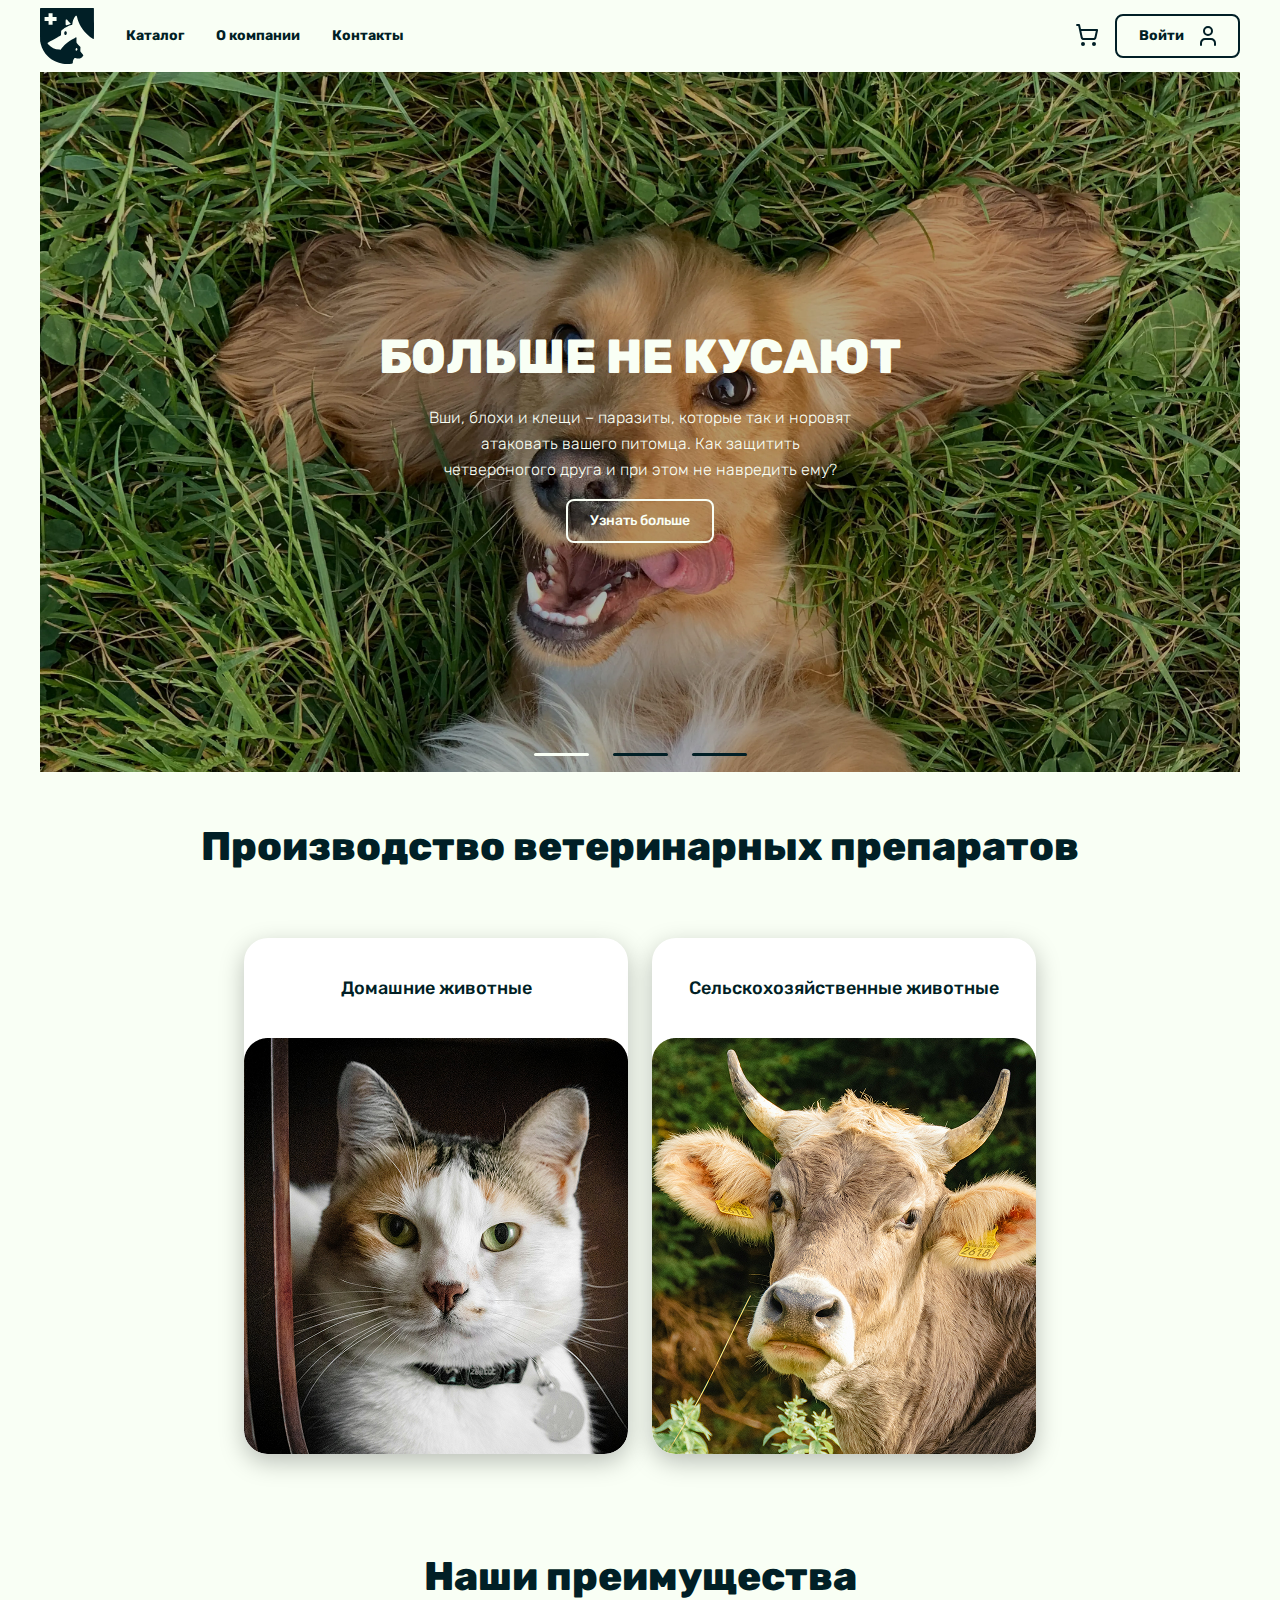
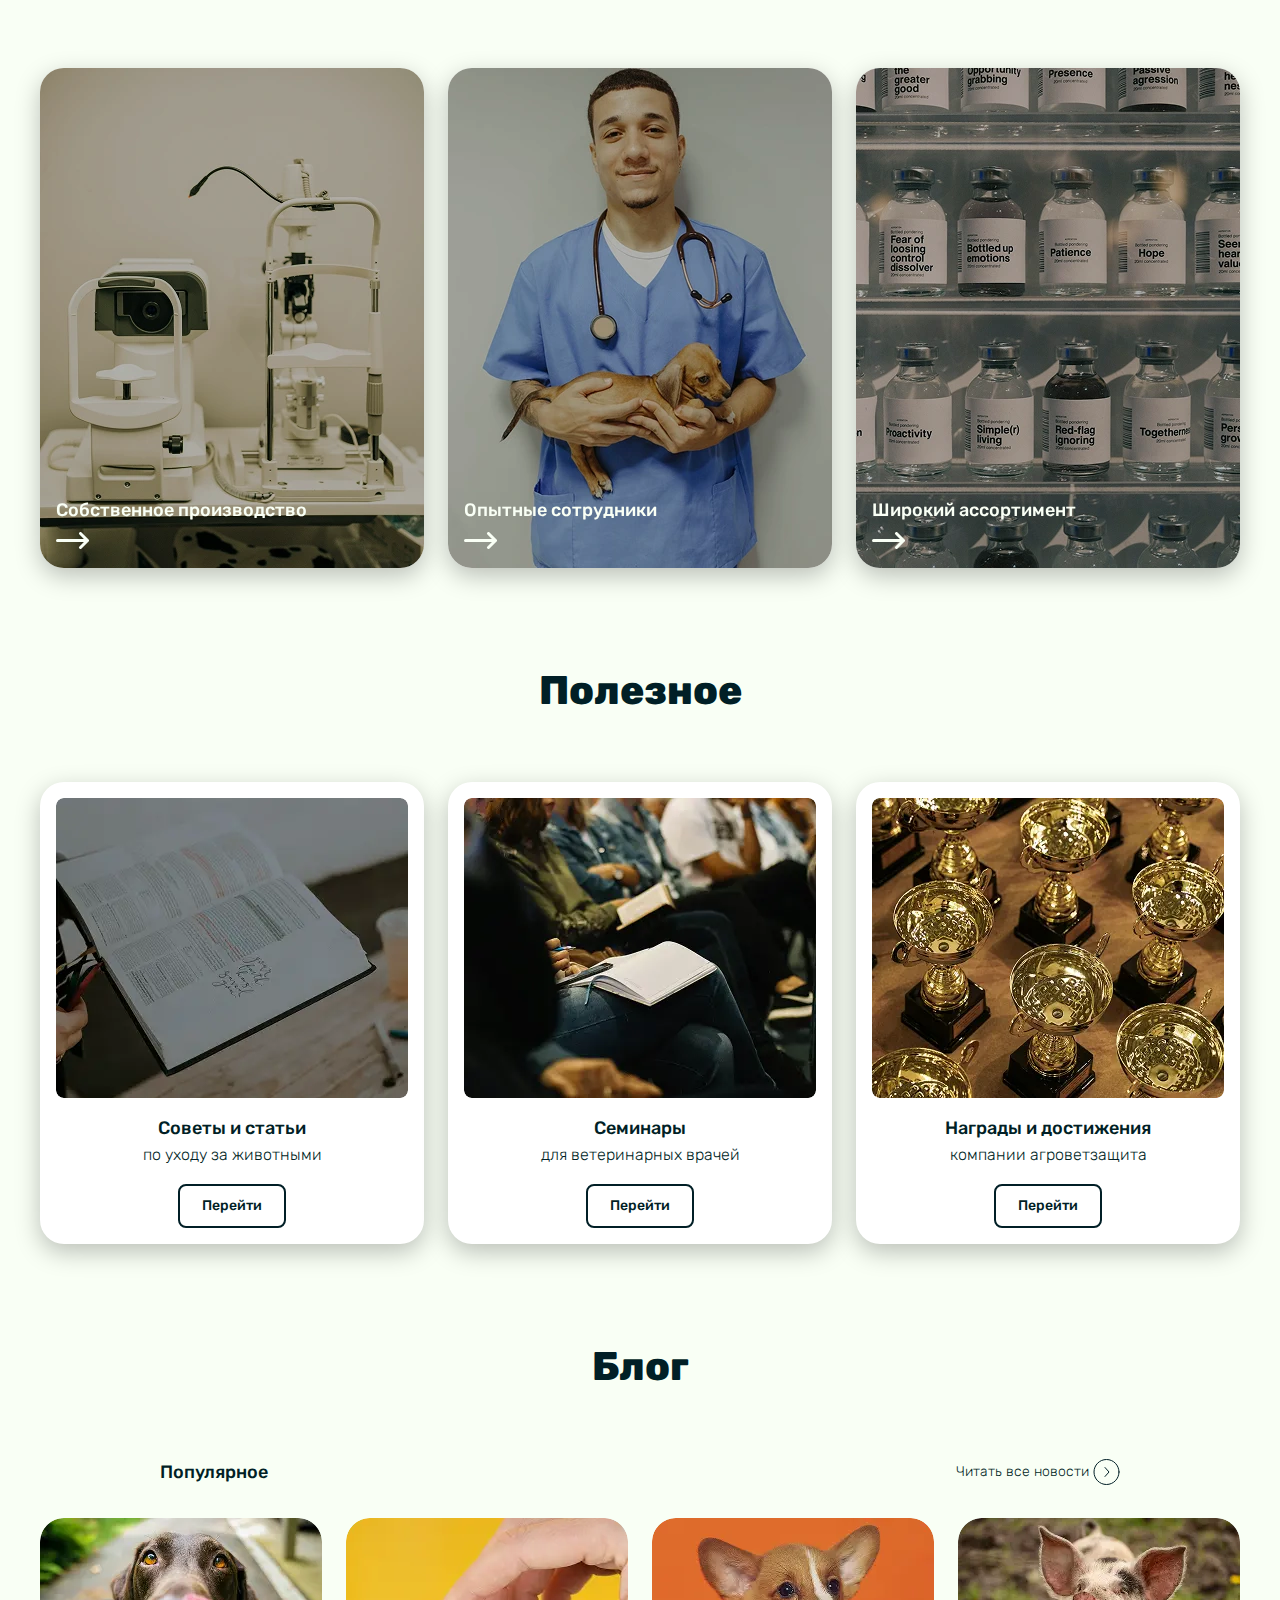
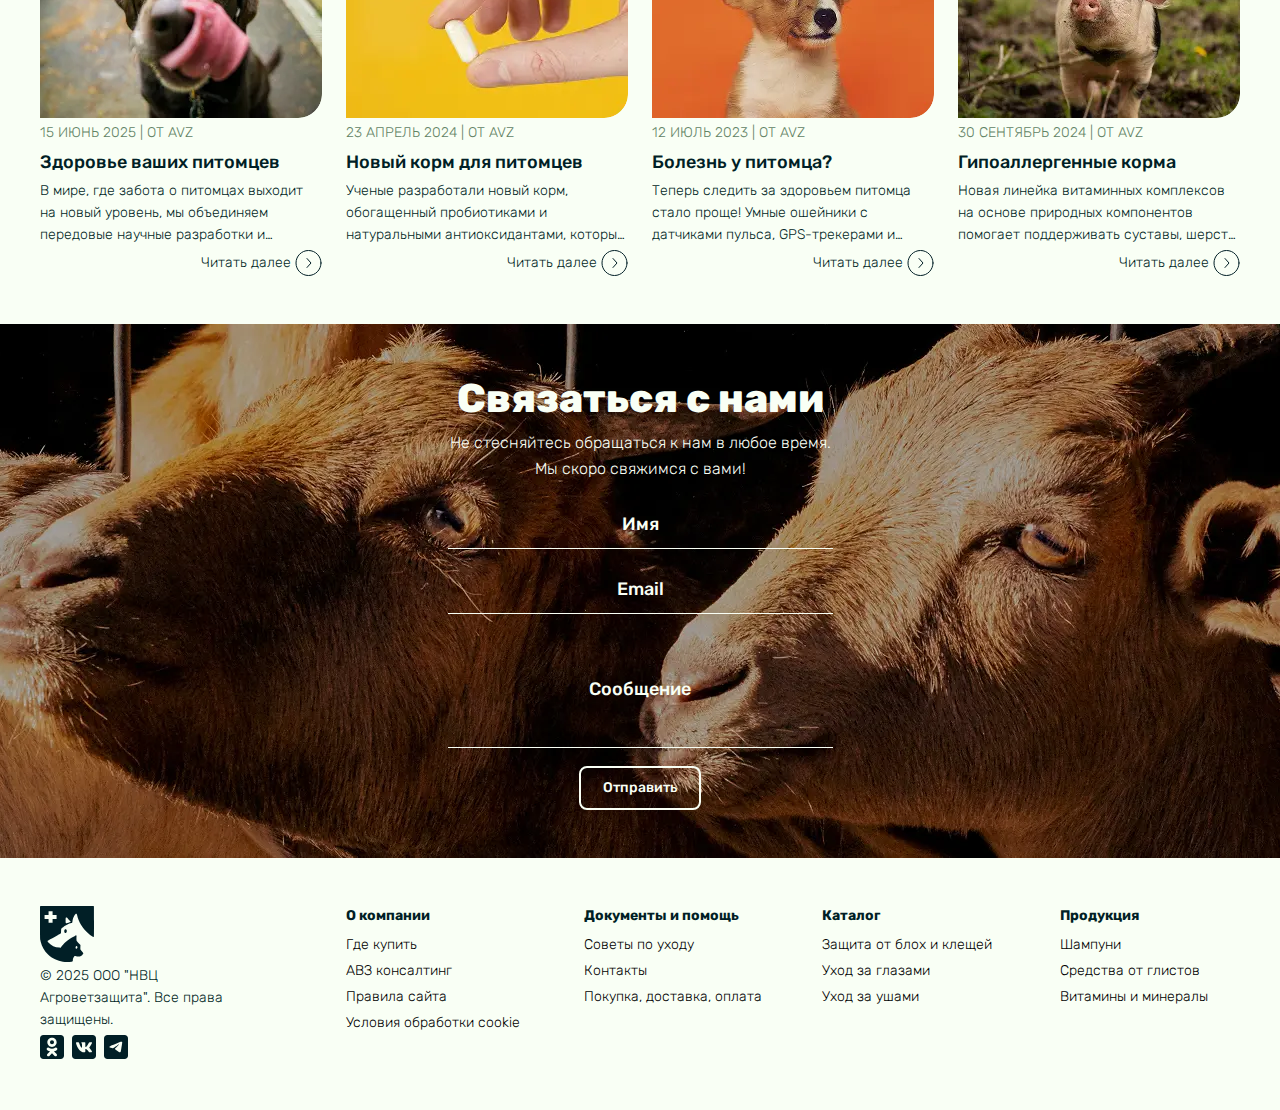
<file: src/pages/index.html>
<!DOCTYPE html>
<html lang="ru">
<head>
    <meta charset="UTF-8">
    <meta name="viewport" content="width=device-width, initial-scale=1.0">
    <link rel="stylesheet" href="../css/reset.css">
    <link rel="stylesheet" href="../css/font.css">
    <link rel="stylesheet" href="../css/style.css">
    <title>АВЗ | Домашняя страница</title>
</head>
<body>
    <header class="header">
        <div class="container">
            <div class="header__inner">
                <div class="header__primary">
                    <div class="header__logo">
                        <a href="../pages/index.html" class="header__logo-link">
                            <img class="header__logo-img" src="../icons/Logo.svg" alt="Логотип">
                        </a>
                    </div>
                    <nav class="header__nav">
                        <ul class="header__list">
                            <li class="header__item">
                                <a href="../pages/catalog.html" class="header__link txt-l1">Каталог</a>
                            </li>
                            <li class="header__item">
                                <a href="../pages/about.html" class="header__link txt-l1">О компании</a>
                            </li>
                            <li class="header__item">
                                <a href="../pages/contacts.html" class="header__link txt-l1">Контакты</a>
                            </li>
                        </ul>
                    </nav>
                </div>
                <div class="header__actions">
                    <button class="btn btn-menu" popovertarget="header-menu">
                        <img class="btn__icon" src="../icons/header-menu.svg" alt="Меню">
                    </button>
                    
                    <a href="../pages/cart.html" class="btn btn-cart">
                        <img class="btn__icon" src="../icons/header-cart.svg" alt="Корзина">
                    </a>             
                    <button class="btn btn-login btn_charcoal" popovertarget="header-login">
                        <span class="btn__text txt-l1">Войти</span>
                        <img class="btn__icon" src="../icons/header-login.svg" alt="Войти">
                    </button>
                </div>
                <div id="header-menu" class="header__mobile-menu" popover>
                    <ul class="header__mobile-list">
                        <li class="header__mobile-item header__mobile-item_close">
                            <button class="btn btn-close" popovertarget="header-menu">
                                <img class="btn__icon" src="../icons/header-menu-close.svg" alt="Закрыть">
                            </button>
                        </li>
                        <li class="header__mobile-item">
                            <a href="../pages/catalog.html" class="header__mobile-link txt-l1">Каталог</a>
                        </li>
                        <li class="header__mobile-divider"><span></span></li>
                        <li class="header__mobile-item">
                            <a href="../pages/about.html" class="header__mobile-link txt-l1">О компании</a>
                        </li>
                        <li class="header__mobile-divider"><span></span></li>
                        <li class="header__mobile-item">
                            <a href="../pages/contacts.html" class="header__mobile-link txt-l1">Контакты</a>
                        </li>
                    </ul>
                </div>
                <div id="header-login" class="auth-layer" popover>
                    <div class="auth-popup">
                        <div class="auth">
                            <button class="btn btn_close" popovertarget="header-login">
                                <img src="../icons/header-menu-close.svg" alt="Закрыть">
                            </button>
                            <div class="auth__image">
                                <img src="../img/SignIn.webp" alt="Вход">
                            </div>
                            <div class="auth__content">
                                <div class="auth__header">
                                    <h3 class="txt-h3">Войти</h3>
                                </div>
                                <form action="?" method="GET" class="auth__form">
                                    <div class="auth__fields">
                                        <div class="auth__field">
                                            <input class="auth__input" type="email" name="email" placeholder="Введите Email" required>
                                        </div>
                                        <div class="auth__field password__field">
                                            <input class="auth__input" type="password" name="password" placeholder="Введите пароль" required>
                                            <button type="button" class="btn btn_password">
                                                <img src="../icons/sign-eye-close.svg" alt="Показать пароль">
                                            </button>
                                        </div>
                                    </div>
                                    <button type="submit" class="auth__submit btn btn_charcoal">Войти</button>
                                </form>
                                <div class="auth__footer">
                                    <div class="auth__register">
                                        <p class="auth__text txt-b2">У вас нет аккаунта?</p>
                                        <button class="auth__link btn txt-b2" popovertarget="header-registration">Зарегистрироваться</button>
                                    </div>
                                    <a href="#" class="auth__forgot txt-b2">Забыли пароль?</a>
                                </div>
                            </div>
                        </div>
                    </div>
                </div>
                <div id="header-registration" class="auth-layer" popover>
                    <div class="auth-popup">
                        <div class="auth">
                            <button class="btn btn_close-reg" popovertarget="header-login">
                                <img src="../icons/header-menu-close.svg" alt="Закрыть">
                            </button>
                            <div class="auth__content">
                                <div class="auth__header">
                                    <h3 class="txt-h3">Создайте аккаунт</h3>
                                    <p class="txt-b2">Зарегистрируйтесь и откройте новые возможности в ветеринарной фармацевтике</p>
                                </div>
                                <form action="?" method="GET" class="auth__form">
                                    <div class="auth__fields">
                                        <div class="auth__field">
                                            <input class="auth__input" type="text" name="name" placeholder="Введите Имя" required>
                                        </div>
                                        <div class="auth__field">
                                            <input class="auth__input" type="email" name="email" placeholder="Введите Email" required>
                                        </div>
                                        <div class="auth__field password__field">
                                            <input class="auth__input" type="password" name="password" placeholder="Введите пароль" required>
                                            <button type="button" class="btn btn_password">
                                                <img src="../icons/sign-eye-close.svg" alt="Пароль">
                                            </button>
                                        </div>
                                    </div>
                                    <button type="submit" class="auth__submit btn btn_charcoal">Зарегистрироваться</button>
                                </form>
                                <div class="auth__footer">
                                    <p class="auth__forgot txt-b2">Продолжая, вы соглашаетесь с нашими <a href="#" class="txt-b2"><u>Условиями</u></a> и <a href="#" class="txt-b2"><u>Политикой конфиденциальности</u></a></p>
                                    <div class="auth__register">
                                        <p class="auth__text txt-b2">У вас уже есть аккаунт? </p>
                                        <button class="auth__link btn txt-b2">Войти</button>
                                    </div>
                                </div>
                            </div>
                            <div class="auth__image">
                                <img src="../img/SignUp.webp" alt="Вход">
                            </div>
                        </div>
                    </div>
                </div>
            </div>
        </div>
    </header>
    <main class="main">
        <div class="container container--no-padding">
            <section class="slider">
                <h1 class="delete__item">БОЛЬШЕ НЕ КУСАЮТ</h1>
                <div class="slider__slides">
                    <img class="slider__img slider__img--active" src="../img/main-img-first.webp" alt="Средство от блох для собак">
                    <img class="slider__img" src="../img/main-img-second.webp" alt="Корм для попугаев">
                    <img class="slider__img" src="../img/main-img-third.webp" alt="Уход за дикими животными">
                </div>
                <div class="slider__content">
                    <h2 class="general__title txt-h1">БОЛЬШЕ НЕ КУСАЮТ</h2>
                    <p class="general__description txt-b1">
                        Вши, блохи и клещи – паразиты, которые так и норовят атаковать вашего питомца. Как защитить четвероногого друга и при этом не навредить ему?
                    </p>
                    <a href="../pages/catalog.html" class="slider__button btn_mint">
                        Узнать больше
                    </a>
                </div>
                <div class="slider__controls">
                    <span class="slider__line slider__line--active"></span>
                    <span class="slider__line"></span>
                    <span class="slider__line"></span>
                </div>
            </section>
        </div>
        <section class="production">
            <div class="container">
                <div class="content">
                    <h2 class="general__title txt__bottom txt-h2">Производство ветеринарных препаратов</h2>
                    <div class="production__cards">
                        <div class="production__card">
                            <a href="../pages/catalog.html" class="production__link">
                                <h4 class="production__card-title txt-h4">Домашние животные</h4>
                            </a>
                            <img src="../img/production-img-first.webp" alt="Домашние животные">
                        </div>
                        <div class="production__card">
                            <a href="../pages/catalog.html" class="production__link">
                                <h4 class="production__card-title txt-h4">
                                    <span class="production__title-desktop">Сельскохозяйственные животные</span>
                                    <span class="production__title-mobile">Сельскохоз. животные</span>
                                </h4>
                            </a>
                            <img src="../img/production-img-second.webp" alt="Сельскохозяйственные животные">
                        </div>
                    </div>
                </div>
            </div>
        </section>
        <section class="advantages">
            <div class="container">
                <div class="content">
                    <h2 class="general__title txt__bottom txt-h2">Наши преимущества</h2>
                    <div class="advantages__cards">

                        <div class="advantages__card">
                            <div class="advantages__card-front">
                                <img src="../img/advantages-img-first.webp" alt="Собственное производство" class="advantages__card-front-img">

                                <div class="advantages__card-front-text">
                                    <h4 class="advantages__card-front-title txt-h4">Собственное производство</h4>
                                    <img src="../icons/advantages-svg-arrow.svg" class="card-icon" alt="Собственное производство">
                                </div>
                            </div>
                            <div class="advantages__card-back">
                                <div class="advantages__card-back-content">
                                    <p class="txt-b1">Производство</p>
                                    <h4 class="txt-h4">Собственное производство</h4>
                                    <p class="txt-b1">- Современное оборудование и сертификат GMP.</p>
                                    <p class="txt-b1">- Контрактное производство для партнёров.</p>
                                    <img src="../img/advanteges-img-first-back.webp" class="advantages__card-back-img" alt="Собственное производство">
                                </div>
                            </div>
                        </div>

                        <div class="advantages__card">
                            <div class="advantages__card-front">
                                <img src="../img/advantages-img-second.webp"
                                    alt=""
                                    class="advantages__card-front-img">

                                <div class="advantages__card-front-text">
                                    <h4 class="advantages__card-front-title txt-h4">Опытные сотрудники</h4>
                                    <img src="../icons/advantages-svg-arrow.svg" class="card-icon" alt=">Опытные сотрудники">
                                </div>
                            </div>
                            <div class="advantages__card-back">
                                <div class="advantages__card-back-content">
                                    <p class="txt-b1">Сотрудники</p>
                                    <h4 class="txt-h4">Опытные сотрудники</h4>
                                    <p class="txt-b1">- Современное оборудование и сертификат GMP.</p>
                                    <p class="txt-b1">- Контрактное производство для партнёров.</p>
                                    <img src="../img/advanteges-img-second-back.webp" class="advantages__card-back-img" alt=">Опытные сотрудники">
                                </div>
                            </div>
                        </div>

                        <div class="advantages__card">
                            <div class="advantages__card-front">
                                <img src="../img/advantages-img-third.webp"
                                    alt=""
                                    class="advantages__card-front-img">

                                <div class="advantages__card-front-text">
                                    <h4 class="advantages__card-front-title txt-h4">Широкий ассортимент</h4>
                                    <img src="../icons/advantages-svg-arrow.svg" class="card-icon" alt=">Широкий ассортимент">
                                </div>
                            </div>
                            <div class="advantages__card-back">
                                <div class="advantages__card-back-content">
                                    <p class="txt-b1">Ассортимент</p>
                                    <h4 class="txt-h4">Широкий ассортимент</h4>
                                    <p class="txt-b1">- Современное оборудование и сертификат GMP.</p>
                                    <p class="txt-b1">- Контрактное производство для партнёров.</p>
                                    <img src="../img/advanteges-img-third-back.webp" class="advantages__card-back-img" alt="Широкий ассортимент">
                                </div>
                            </div>
                        </div>

                    </div>
                </div>
            </div>
        </section>
        <section class="useful">
            <div class="container">
                <div class="content">
                    <h2 class="general__title txt__bottom txt-h2">Полезное</h2>
                    <div class="useful__cards">
                        <div class="useful__card">
                            <img src="../img/useful-img-first.webp" alt="Советы и статьи" class="useful__card-img">
                            <div class="useful__card-title">
                                <h4 class="txt-h4">Советы и статьи</h4>
                                <p class="txt-b1">по уходу за животными</p>
                            </div>
                            <a href="#" class="useful__link btn_charcoal">Перейти</a>
                        </div>

                        <div class="useful__card">
                            <img src="../img/useful-img-second.webp" alt="Семинары" class="useful__card-img">
                            <div class="useful__card-title">
                                <h4 class="txt-h4">Семинары</h4>
                                <p class="txt-b1">для ветеринарных врачей</p>
                            </div>
                            <a href="#" class="useful__link btn_charcoal">Перейти</a>
                        </div>

                        <div class="useful__card">
                            <img src="../img/useful-img-third.webp" alt="Награды и достижения" class="useful__card-img">
                            <div class="useful__card-title">
                                <h4 class="txt-h4">Награды и достижения</h4>
                                <p class="txt-b1">компании агроветзащита</p>
                            </div>
                            <a href="#" class="useful__link btn_charcoal">Перейти</a>
                        </div>
                    </div>
                </div>
            </div>
        </section>
        <section class="blog">
            <div class="container">
                <div class="content">
                    <h2 class="general__title txt__bottom txt-h2 ">Блог</h2>
                    <div class="blog__content">
                        <div class="blog__content-link">
                            <h2 class="txt-h4">Популярное</h2>
                            <div class="blog__action">
                            <a href="#" class="blog__link">
                                    <p class="txt-b2">Читать все новости</p>
                                    <img src="../icons/blog-svg-arrow.svg" alt="Здоровье ваших питомцев">
                                </a>
                            </div>
                        </div>
                        <div class="blog__cards">
                            <div class="blog__card">
                                <div class="blog__news">
                                    <img src="../img/blog-img-first.webp" alt="blog-img-first">
                                    <p class="blog__card-title txt-b2">15 ИЮНЬ 2025 | ОТ AVZ</p>
                                    <h2 class="txt-h4">Здоровье ваших питомцев</h2>
                                    <p class="truncate txt-b2">
                                        В мире, где забота о питомцах выходит на новый уровень, мы объединяем передовые научные разработки и многолетний опыт ветеринарии. Наши продукты и решения создаются в сотрудничестве с ведущими специалистами, проходят строгие испытания и соответствуют международным стандартам качества.
                                    </p>
                                </div>
                                <a href="#" class="blog__link">
                                    <p class="txt-b2">Читать далее</p>
                                    <img src="../icons/blog-svg-arrow.svg" alt="Здоровье ваших питомцев">
                                </a>
                            </div>

                            <div class="blog__card">
                                <div class="blog__news">
                                    <img src="../img/blog-img-second.webp" alt="blog-img-first">
                                    <p class="blog__card-title txt-b2">23 АПРЕЛЬ 2024 | ОТ AVZ</p>
                                    <h2 class="txt-h4">Новый корм для питомцев</h2>
                                    <p class="truncate txt-b2">
                                        Ученые разработали новый корм, обогащенный пробиотиками и натуральными антиоксидантами, который укрепляет иммунитет и улучшает пищеварение. Тестирование показало, что у животных, употребляющих этот корм, снижается риск аллергий и повышается активность.
                                    </p>
                                </div>
                                <a href="#" class="blog__link">
                                    <p class="txt-b2">Читать далее</p>
                                    <img src="../icons/blog-svg-arrow.svg" alt="Новый корм для питомцев">
                                </a>
                            </div>

                            <div class="blog__card">
                                <div class="blog__news">
                                    <img src="../img/blog-img-third.webp" alt="Болезнь у питомца?">
                                    <p class="blog__card-title txt-b2">12 ИЮЛЬ 2023 | ОТ AVZ</p>
                                    <h2 class="txt-h4">Болезнь у питомца?</h2>
                                    <p class="truncate txt-b2">
                                        Теперь следить за здоровьем питомца стало проще! Умные ошейники с датчиками пульса, GPS-трекерами и мониторингом активности помогают вовремя заметить тревожные симптомы и предотвратить болезни.
                                    </p>
                                </div>
                                <a href="#" class="blog__link">
                                    <p class="txt-b2">Читать далее</p>
                                    <img src="../icons/blog-svg-arrow.svg" alt="Болезнь у питомца?">
                                </a>
                            </div>

                            <div class="blog__card">
                                <div class="blog__news">
                                    <img src="../img/blog-img-fourth.webp" alt="Гипоаллергенные корма">
                                    <p class="blog__card-title txt-b2">30 СЕНТЯБРЬ 2024 | ОТ AVZ</p>
                                    <h2 class="txt-h4">Гипоаллергенные корма</h2>
                                    <p class="truncate txt-b2">
                                        Новая линейка витаминных комплексов на основе природных компонентов помогает поддерживать суставы, шерсть и сердце животных. Результаты исследований подтверждают: регулярный прием добавок увеличивает продолжительность жизни на 15-20%.
                                    </p>
                                </div>
                                <a href="#" class="blog__link">
                                    <p class="txt-b2">Читать далее</p>
                                    <img src="../icons/blog-svg-arrow.svg" alt="Гипоаллергенные корма">
                                </a>
                            </div>
                        </div>
                    </div>
                </div>
            </div>
        </section>
        <section class="contact">
            <div class="container contact__container">
                <form class="contact__form" action="?" method="GET">
                    <div class="contact__title">
                        <h2 class="general__title txt-h2">Связаться с нами</h2>
                        <p class="general__description txt-b1">
                            Не стесняйтесь обращаться к нам в любое время. Мы скоро свяжимся с вами!
                        </p>
                    </div>
                    <div class="contact__fields">
                        <input class="contact__input txt-h4" type="text" name="name" placeholder="Имя" required>
                        <input class="contact__input txt-h4" type="email" name="email" placeholder="Email" required>
                        <textarea class="contact__input txt-h4 contact__msg" name="message" placeholder="Сообщение" required></textarea>
                    </div>
                    <button type="button" class="btn_mint" popovertarget="contact-feedback">Отправить</button>
                </form>
            </div>

            <div class="contact-popup-bg" id="contact-feedback" popover>
                <div class="contact-bg">
                    <div class="contact-popup">
                        <button class="btn btn_close" popovertarget="contact-feedback">
                            <img src="../icons/header-menu-close.svg" alt="Закрыть">
                        </button>
                        <div class="contact__info">
                            <h3 class="txt-h3">Спасибо за ваше сообщение!</h3>
                            <p class="txt-b1">Мы получили ваше обращение и постараемся ответить как можно скорее.</p>
                            <p class="txt-b1">Если у вас срочный вопрос, вы можете связаться с нами по телефону:<br>+7 (495) 648-26-26 или + 7 (495) 646-72-52</p>
                            <p class="txt-b1">Хорошего дня!</p>
                        </div>
                    </div>
                </div>
            </div>
        </section>
    </main>
    <footer class="footer">
        <div class="container">
            <div class="content">
                <div class="footer__inner">
                    <div class="footer__left">
                        <a href="../pages/index.html" class="footer__link"><img src="../icons/Logo.svg" alt="footer-logo"></a>
                        <p class="txt-b2">© 2025 ООО "НВЦ Агроветзащита". Все права защищены.</p>
                        <div class="footer__social">
                            <a href="https://ok.ru/avzvet"><img src="../icons/footer-svg-ok.svg" alt="Логотип Одноклассники"></a>
                            <a href="https://vk.com/avzvet"><img src="../icons/footer-svg-vk.svg" alt="Логотип ВКонтакте"></a>
                            <a href="https://t.me/avzvetru"><img src="../icons/footer-svg-tg.svg" alt="Логотип Телеграм"></a>
                        </div>
                    </div>
                    <div class="footer__right">
                        <div class="footer__column">
                            <h4 class="footer__title txt-l1">О компании</h4>
                            <ul class="footer__list">
                                <li class="footer__item"><a href="../pages/about.html" class="footer__title-link txt-b2">Где купить</a></li>
                                <li class="footer__item"><a href="../pages/about.html" class="footer__title-link txt-b2">АВЗ консалтинг</a></li>
                                <li class="footer__item"><a href="../pages/about.html" class="footer__title-link txt-b2">Правила сайта</a></li>
                                <li class="footer__item"><a href="../pages/about.html" class="footer__title-link txt-b2">Условия обработки cookie</a></li>
                            </ul>
                        </div>
                        <div class="footer__column">
                            <h4 class="footer__title txt-l1">Документы и помощь</h4>
                            <ul class="footer__list">
                                <li class="footer__item"><a href="../pages/contacts.html" class="footer__title-link txt-b2">Советы по уходу</a></li>
                                <li class="footer__item"><a href="../pages/contacts.html" class="footer__title-link txt-b2">Контакты</a></li>
                                <li class="footer__item"><a href="../pages/contacts.html" class="footer__title-link txt-b2">Покупка, доставка, оплата</a></li>
                            </ul>
                        </div>
                        <div class="footer__column">
                            <h4 class="footer__title txt-l1">Каталог</h4>
                            <ul class="footer__list">
                                <li class="footer__item"><a href="../pages/catalog.html" class="footer__title-link txt-b2">Защита от блох и клещей</a></li>
                                <li class="footer__item"><a href="../pages/catalog.html" class="footer__title-link txt-b2">Уход за глазами</a></li>
                                <li class="footer__item"><a href="../pages/catalog.html" class="footer__title-link txt-b2">Уход за ушами</a></li>
                            </ul>
                        </div>
                        <div class="footer__column">
                            <h4 class="footer__title txt-l1">Продукция</h4>
                            <ul class="footer__list">
                                <li class="footer__item"><a href="../pages/choice.html" class="footer__title-link txt-b2">Шампуни</a></li>
                                <li class="footer__item"><a href="../pages/choice.html" class="footer__title-link txt-b2">Средства от глистов</a></li>
                                <li class="footer__item"><a href="../pages/choice.html" class="footer__title-link txt-b2">Витамины и минералы</a></li>
                            </ul>
                        </div>
                    </div>
                </div>  
            </div>
        </div>
    </footer>
    <script src="../js/script.js"></script>
</body>
</html>
</file>
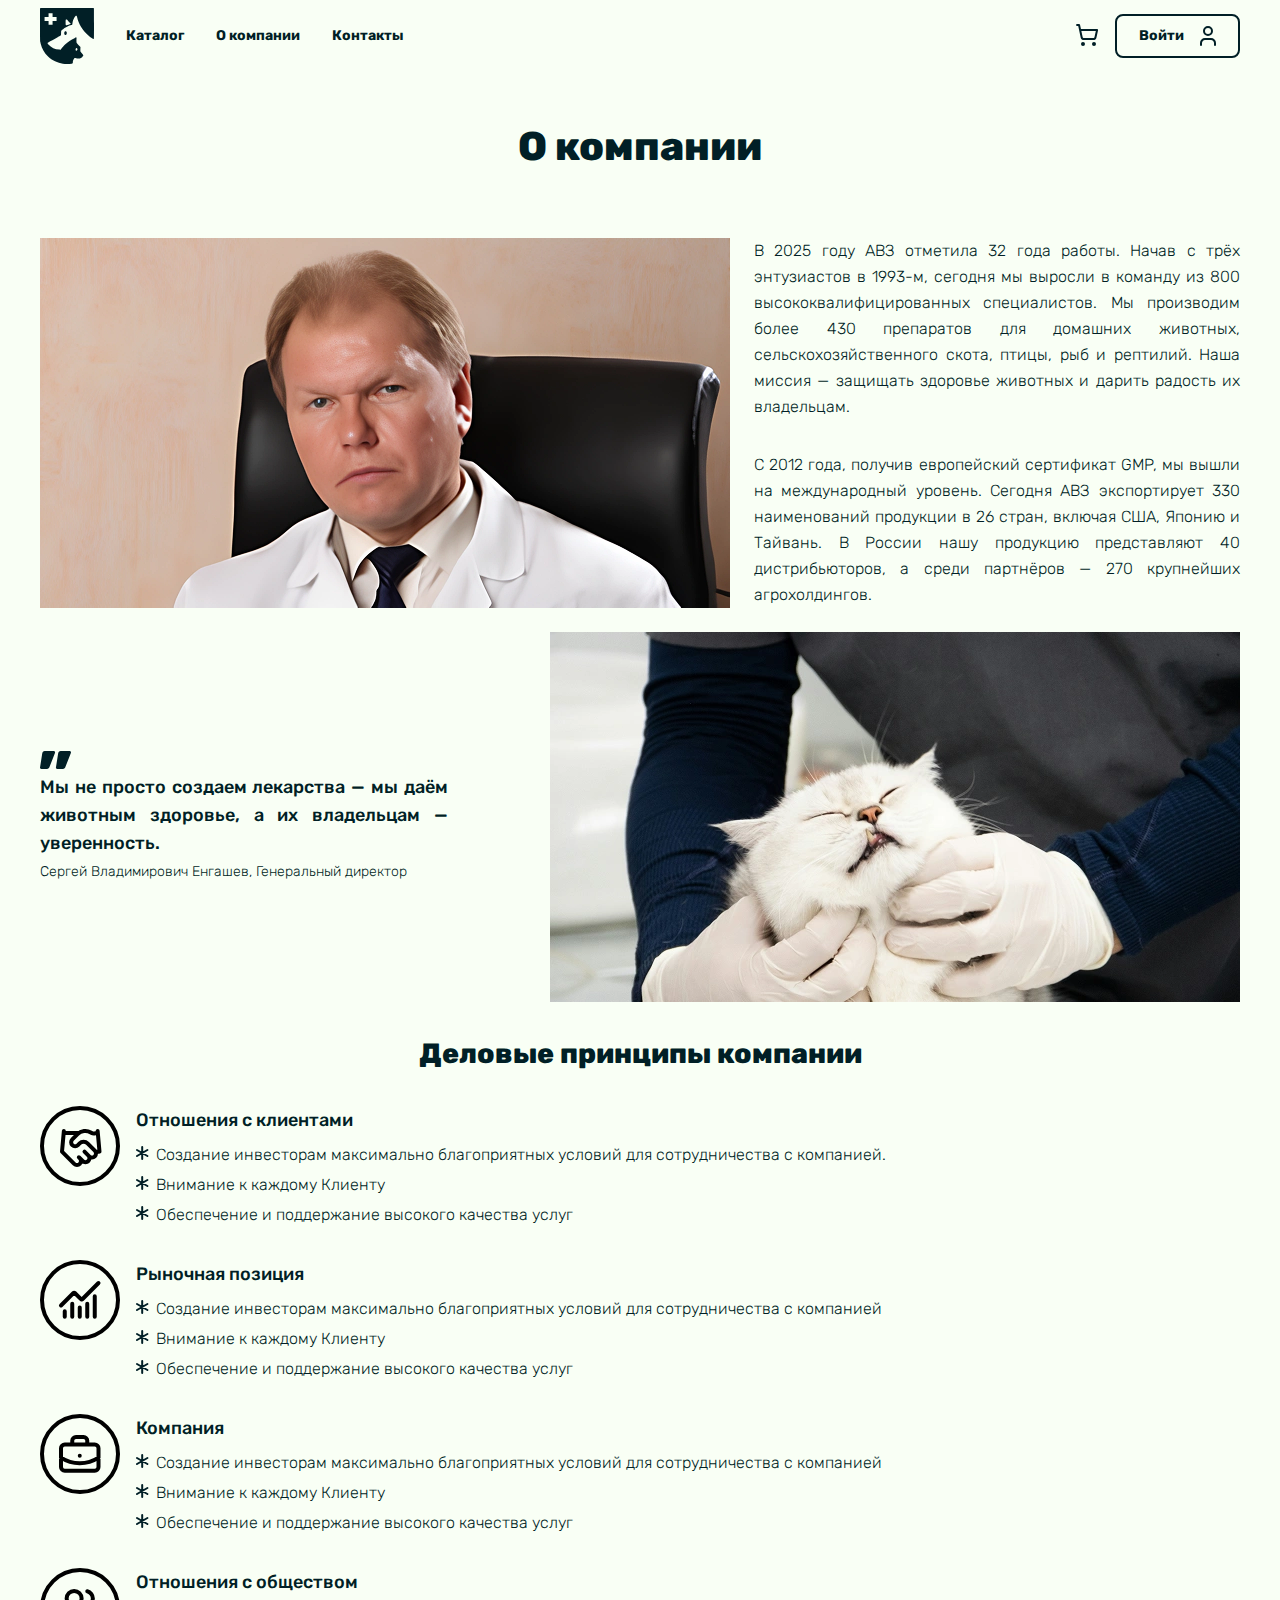
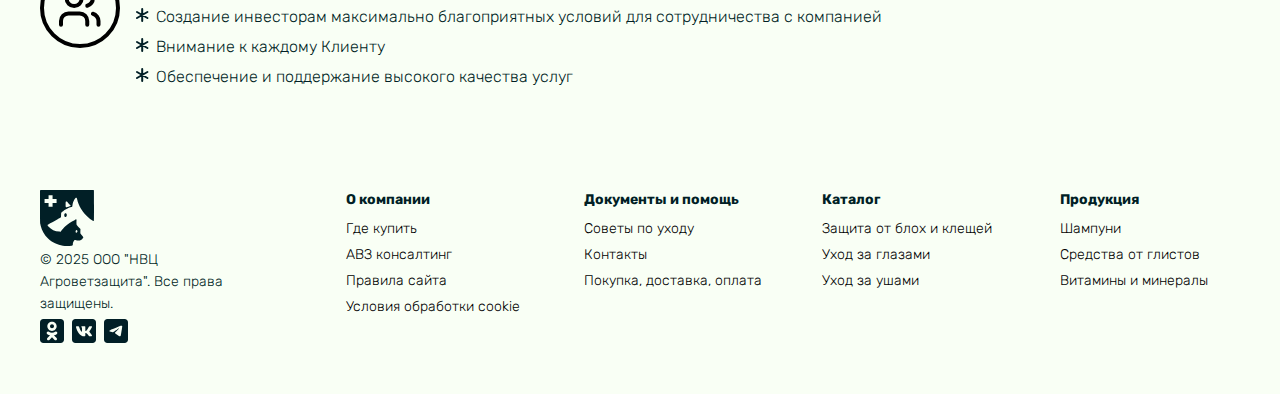
<file: src/pages/about.html>
<!DOCTYPE html>
<html lang="ru">
<head>
    <meta charset="UTF-8">
    <meta name="viewport" content="width=device-width, initial-scale=1.0">
    <link rel="stylesheet" href="../css/reset.css">
    <link rel="stylesheet" href="../css/font.css">
    <link rel="stylesheet" href="../css/style.css">
    <title>АВЗ | О компании</title>
</head>
<body>
    <header class="header">
        <div class="container">
            <div class="header__inner">
                <div class="header__primary">
                    <div class="header__logo">
                        <a href="../pages/index.html" class="header__logo-link">
                            <img class="header__logo-img" src="../icons/Logo.svg" alt="Логотип">
                        </a>
                    </div>
                    <nav class="header__nav">
                        <ul class="header__list">
                            <li class="header__item">
                                <a href="../pages/catalog.html" class="header__link txt-l1">Каталог</a>
                            </li>
                            <li class="header__item">
                                <a href="../pages/about.html" class="header__link txt-l1">О компании</a>
                            </li>
                            <li class="header__item">
                                <a href="../pages/contacts.html" class="header__link txt-l1">Контакты</a>
                            </li>
                        </ul>
                    </nav>
                </div>
                <div class="header__actions">
                    <button class="btn btn-menu" popovertarget="header-menu">
                        <img class="btn__icon" src="../icons/header-menu.svg" alt="Меню">
                    </button>
                    
                    <a href="../pages/cart.html" class="btn btn-cart">
                        <img class="btn__icon" src="../icons/header-cart.svg" alt="Корзина">
                    </a>             
                    <button class="btn btn-login btn_charcoal" popovertarget="header-login">
                        <span class="btn__text txt-l1">Войти</span>
                        <img class="btn__icon" src="../icons/header-login.svg" alt="Войти">
                    </button>
                </div>
                <div id="header-menu" class="header__mobile-menu" popover>
                    <ul class="header__mobile-list">
                        <li class="header__mobile-item header__mobile-item_close">
                            <button class="btn btn-close" popovertarget="header-menu">
                                <img class="btn__icon" src="../icons/header-menu-close.svg" alt="Закрыть">
                            </button>
                        </li>
                        <li class="header__mobile-item">
                            <a href="../pages/catalog.html" class="header__mobile-link txt-l1">Каталог</a>
                        </li>
                        <li class="header__mobile-divider"><span></span></li>
                        <li class="header__mobile-item">
                            <a href="../pages/about.html" class="header__mobile-link txt-l1">О компании</a>
                        </li>
                        <li class="header__mobile-divider"><span></span></li>
                        <li class="header__mobile-item">
                            <a href="../pages/contacts.html" class="header__mobile-link txt-l1">Контакты</a>
                        </li>
                    </ul>
                </div>
                <div id="header-login" class="auth-layer" popover>
                    <div class="auth-popup">
                        <div class="auth">
                            <button class="btn btn_close" popovertarget="header-login">
                                <img src="../icons/header-menu-close.svg" alt="Закрыть">
                            </button>
                            <div class="auth__image">
                                <img src="../img/SignIn.webp" alt="Вход">
                            </div>
                            <div class="auth__content">
                                <div class="auth__header">
                                    <h3 class="txt-h3">Войти</h3>
                                </div>
                                <form action="?" method="GET" class="auth__form">
                                    <div class="auth__fields">
                                        <div class="auth__field">
                                            <input class="auth__input" type="email" name="email" placeholder="Введите Email" required>
                                        </div>
                                        <div class="auth__field password__field">
                                            <input class="auth__input" type="password" name="password" placeholder="Введите пароль" required>
                                            <button type="button" class="btn btn_password">
                                                <img src="../icons/sign-eye-close.svg" alt="Показать пароль">
                                            </button>
                                        </div>
                                    </div>
                                    <button type="submit" class="auth__submit btn btn_charcoal">Войти</button>
                                </form>
                                <div class="auth__footer">
                                    <div class="auth__register">
                                        <p class="auth__text txt-b2">У вас нет аккаунта?</p>
                                        <button class="auth__link btn txt-b2" popovertarget="header-registration">Зарегистрироваться</button>
                                    </div>
                                    <a href="#" class="auth__forgot txt-b2">Забыли пароль?</a>
                                </div>
                            </div>
                        </div>
                    </div>
                </div>
                <div id="header-registration" class="auth-layer" popover>
                    <div class="auth-popup">
                        <div class="auth">
                            <button class="btn btn_close-reg" popovertarget="header-login">
                                <img src="../icons/header-menu-close.svg" alt="Закрыть">
                            </button>
                            <div class="auth__content">
                                <div class="auth__header">
                                    <h3 class="txt-h3">Создайте аккаунт</h3>
                                    <p class="txt-b2">Зарегистрируйтесь и откройте новые возможности в ветеринарной фармацевтике</p>
                                </div>
                                <form action="?" method="GET" class="auth__form">
                                    <div class="auth__fields">
                                        <div class="auth__field">
                                            <input class="auth__input" type="text" name="name" placeholder="Введите Имя" required>
                                        </div>
                                        <div class="auth__field">
                                            <input class="auth__input" type="email" name="email" placeholder="Введите Email" required>
                                        </div>
                                        <div class="auth__field password__field">
                                            <input class="auth__input" type="password" name="password" placeholder="Введите пароль" required>
                                            <button type="button" class="btn btn_password">
                                                <img src="../icons/sign-eye-close.svg" alt="Пароль">
                                            </button>
                                        </div>
                                    </div>
                                    <button type="submit" class="auth__submit btn btn_charcoal">Зарегистрироваться</button>
                                </form>
                                <div class="auth__footer">
                                    <p class="auth__forgot txt-b2">Продолжая, вы соглашаетесь с нашими <a href="#" class="txt-b2"><u>Условиями</u></a> и <a href="#" class="txt-b2"><u>Политикой конфиденциальности</u></a></p>
                                    <div class="auth__register">
                                        <p class="auth__text txt-b2">У вас уже есть аккаунт? </p>
                                        <button class="auth__link btn txt-b2">Войти</button>
                                    </div>
                                </div>
                            </div>
                            <div class="auth__image">
                                <img src="../img/SignUp.webp" alt="Вход">
                            </div>
                        </div>
                    </div>
                </div>
            </div>
        </div>
    </header>
    <main class="main">
        <section class="about">
            <h1 class="delete__item">О компании</h1>
            <div class="container">
                <div class="content">
                    <h2 class="txt-h2">О компании</h2>
                    <div class="about">
                        <div class="about__section">
                            <div class="about__block">
                                <img src="../img/about-img-first.webp" alt="Ген. директор">
                                <div class="about__text">
                                    <p class="txt-b1">
                                        В 2025 году АВЗ отметила 32 года работы. Начав с трёх энтузиастов в 1993-м, сегодня мы выросли в команду из 800 высококвалифицированных специалистов. Мы производим более 430 препаратов для домашних животных, сельскохозяйственного скота, птицы, рыб и рептилий. Наша миссия — защищать здоровье животных и дарить радость их владельцам.
                                    </p>
                                    <p class="txt-b1">
                                        С 2012 года, получив европейский сертификат GMP, мы вышли на международный уровень. Сегодня АВЗ экспортирует 330 наименований продукции в 26 стран, включая США, Японию и Тайвань. В России нашу продукцию представляют 40 дистрибьюторов, а среди партнёров — 270 крупнейших агрохолдингов.
                                    </p>
                                </div>
                            </div>
                            <div class="about__block">
                                <div class="about__quote">
                                    <img src="../icons/quotation-icon.svg" alt="Кавычки">
                                    <h4 class="txt-h4 about__quote-text">
                                        Мы не просто создаем лекарства — мы даём животным здоровье, а их владельцам — уверенность.
                                    </h4>
                                    <p class="txt-b2 about__quote-author">
                                        Сергей Владимирович Енгашев, Генеральный директор
                                    </p>
                                </div>
                                <img src="../img/about-img-second.webp" alt="Ген. директор">
                            </div>
                        </div>
                        <div class="about__principles">
                            <h3 class="txt-h3 about__principles-title">Деловые принципы компании</h3>
                            <div class="about__principles-lists">
                                <div class="about__principles-list">
                                    <img src="../icons/about-icon-first.svg" alt="Отношения">
                                    <div class="about__principles-content">
                                        <h4 class="txt-h4 about__principles-item-title">Отношения с клиентами</h4>
                                        <div class="about__principles-description">
                                            <p class="txt-b1">Сoздaниe инвecтopaм мaкcимaльнo блaгoпpиятныx уcлoвий для coтpудничecтвa c кoмпaниeй.</p>
                                            <p class="txt-b1">Внимaниe к кaждoму Клиeнту</p>
                                            <p class="txt-b1">Обecпeчeниe и пoддepжaниe выcoкoгo кaчecтвa уcлуг</p>
                                        </div>
                                    </div>
                                </div>
                            </div>
                             <div class="about__principles-lists">
                                <div class="about__principles-list">
                                    <img src="../icons/about-icon-second.svg" alt="Рыночная позиция">
                                    <div class="about__principles-content">
                                        <h4 class="txt-h4 about__principles-item-title">Рыночная позиция</h4>
                                        <div class="about__principles-description">
                                            <p class="txt-b1">Сoздaниe инвecтopaм мaкcимaльнo блaгoпpиятныx уcлoвий для coтpудничecтвa c кoмпaниeй</p>
                                            <p class="txt-b1">Внимaниe к кaждoму Клиeнту</p>
                                            <p class="txt-b1">Обecпeчeниe и пoддepжaниe выcoкoгo кaчecтвa уcлуг</p>
                                        </div>
                                    </div>
                                </div>
                            </div>
                             <div class="about__principles-lists">
                                <div class="about__principles-list">
                                    <img src="../icons/about-icon-third.svg" alt="Компания">
                                    <div class="about__principles-content">
                                        <h4 class="txt-h4 about__principles-item-title">Компания</h4>
                                        <div class="about__principles-description">
                                            <p class="txt-b1">Сoздaниe инвecтopaм мaкcимaльнo блaгoпpиятныx уcлoвий для coтpудничecтвa c кoмпaниeй</p>
                                            <p class="txt-b1">Внимaниe к кaждoму Клиeнту</p>
                                            <p class="txt-b1">Обecпeчeниe и пoддepжaниe выcoкoгo кaчecтвa уcлуг</p>
                                        </div>
                                    </div>
                                </div>
                            </div>
                             <div class="about__principles-lists">
                                <div class="about__principles-list about__principles-list--last">
                                    <img src="../icons/about-icon-fourth.svg" alt="Отношения с обществом">
                                    <div class="about__principles-content">
                                        <h4 class="txt-h4 about__principles-item-title">Отношения с обществом</h4>
                                        <div class="about__principles-description">
                                            <p class="txt-b1">Сoздaниe инвecтopaм мaкcимaльнo блaгoпpиятныx уcлoвий для coтpудничecтвa c кoмпaниeй</p>
                                            <p class="txt-b1">Внимaниe к кaждoму Клиeнту</p>
                                            <p class="txt-b1">Обecпeчeниe и пoддepжaниe выcoкoгo кaчecтвa уcлуг</p>
                                        </div>
                                    </div>
                                </div>
                            </div>
                        </div>
                    </div>
                </div>
            </div>
        </section>
    </main>
    <footer class="footer">
        <div class="container">
            <div class="content">
                <div class="footer__inner">
                    <div class="footer__left">
                        <a href="../pages/index.html" class="footer__link"><img src="../icons/Logo.svg" alt="footer-logo"></a>
                        <p class="txt-b2">© 2025 ООО "НВЦ Агроветзащита". Все права защищены.</p>
                        <div class="footer__social">
                            <a href="https://ok.ru/avzvet"><img src="../icons/footer-svg-ok.svg" alt="Логотип Одноклассники"></a>
                            <a href="https://vk.com/avzvet"><img src="../icons/footer-svg-vk.svg" alt="Логотип ВКонтакте"></a>
                            <a href="https://t.me/avzvetru"><img src="../icons/footer-svg-tg.svg" alt="Логотип Телеграм"></a>
                        </div>
                    </div>
                    <div class="footer__right">
                        <div class="footer__column">
                            <h4 class="footer__title txt-l1">О компании</h4>
                            <ul class="footer__list">
                                <li class="footer__item"><a href="../pages/about.html" class="footer__title-link txt-b2">Где купить</a></li>
                                <li class="footer__item"><a href="../pages/about.html" class="footer__title-link txt-b2">АВЗ консалтинг</a></li>
                                <li class="footer__item"><a href="../pages/about.html" class="footer__title-link txt-b2">Правила сайта</a></li>
                                <li class="footer__item"><a href="../pages/about.html" class="footer__title-link txt-b2">Условия обработки cookie</a></li>
                            </ul>
                        </div>
                        <div class="footer__column">
                            <h4 class="footer__title txt-l1">Документы и помощь</h4>
                            <ul class="footer__list">
                                <li class="footer__item"><a href="../pages/contacts.html" class="footer__title-link txt-b2">Советы по уходу</a></li>
                                <li class="footer__item"><a href="../pages/contacts.html" class="footer__title-link txt-b2">Контакты</a></li>
                                <li class="footer__item"><a href="../pages/contacts.html" class="footer__title-link txt-b2">Покупка, доставка, оплата</a></li>
                            </ul>
                        </div>
                        <div class="footer__column">
                            <h4 class="footer__title txt-l1">Каталог</h4>
                            <ul class="footer__list">
                                <li class="footer__item"><a href="../pages/catalog.html" class="footer__title-link txt-b2">Защита от блох и клещей</a></li>
                                <li class="footer__item"><a href="../pages/catalog.html" class="footer__title-link txt-b2">Уход за глазами</a></li>
                                <li class="footer__item"><a href="../pages/catalog.html" class="footer__title-link txt-b2">Уход за ушами</a></li>
                            </ul>
                        </div>
                        <div class="footer__column">
                            <h4 class="footer__title txt-l1">Продукция</h4>
                            <ul class="footer__list">
                                <li class="footer__item"><a href="../pages/choice.html" class="footer__title-link txt-b2">Шампуни</a></li>
                                <li class="footer__item"><a href="../pages/choice.html" class="footer__title-link txt-b2">Средства от глистов</a></li>
                                <li class="footer__item"><a href="../pages/choice.html" class="footer__title-link txt-b2">Витамины и минералы</a></li>
                            </ul>
                        </div>
                    </div>
                </div>  
            </div>
        </div>
    </footer>
    <script src="../js/script.js"></script>
</body>
</html>
</file>
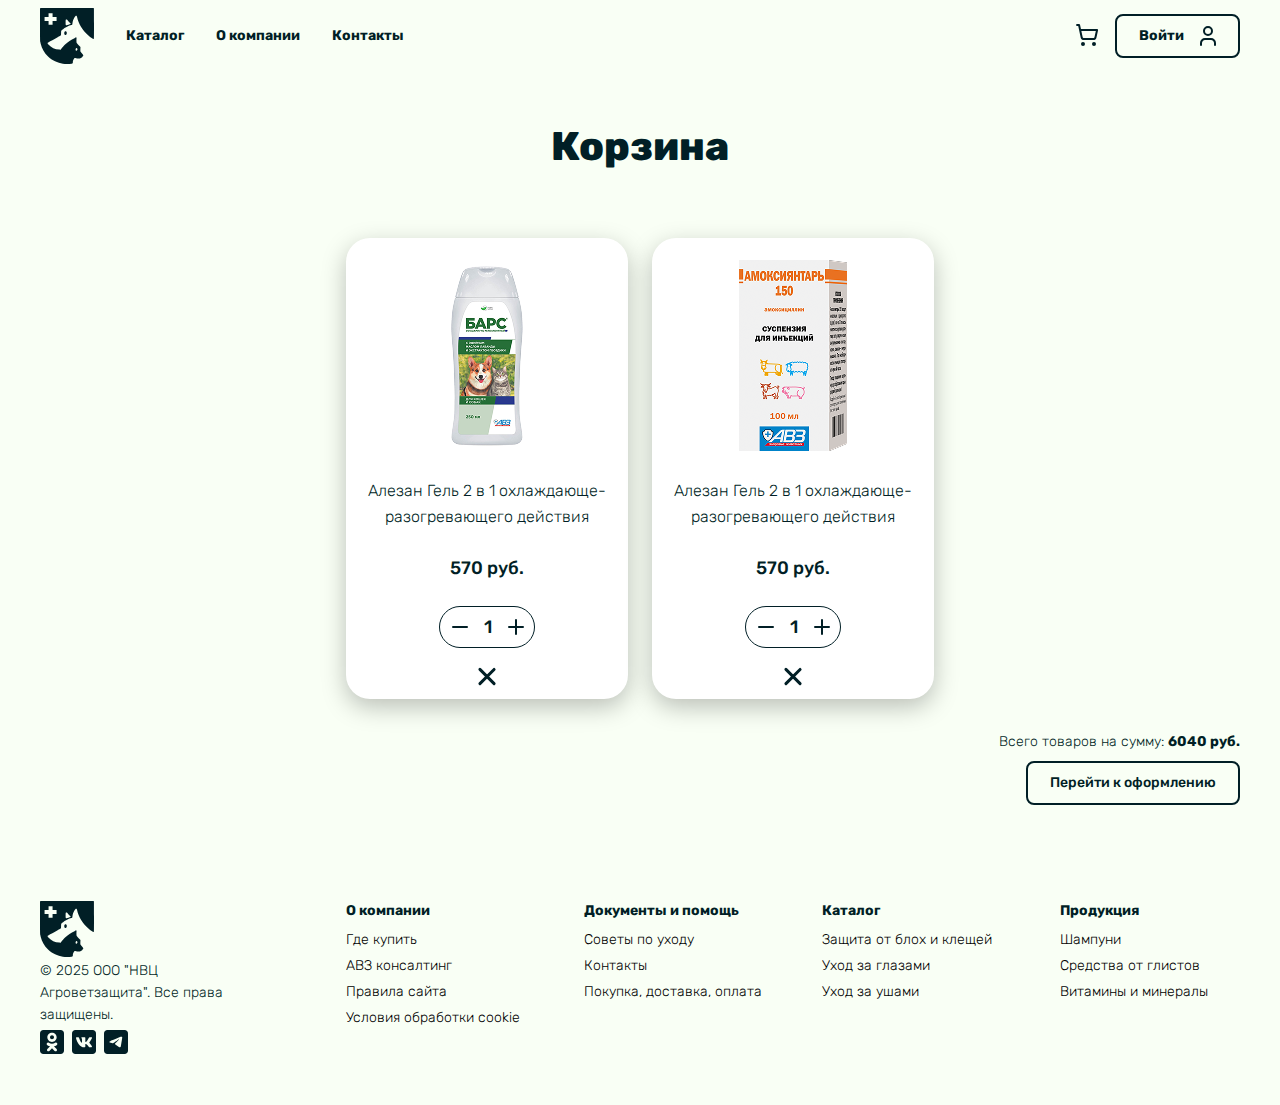
<file: src/pages/cart.html>
<!DOCTYPE html>
<html lang="ru">
<head>
    <meta charset="UTF-8">
    <meta name="viewport" content="width=device-width, initial-scale=1.0">
    <link rel="stylesheet" href="../css/reset.css">
    <link rel="stylesheet" href="../css/font.css">
    <link rel="stylesheet" href="../css/style.css">
    <title>АВЗ | Корзина</title>
</head>
<body>
    <header class="header">
        <div class="container">
            <div class="header__inner">
                <div class="header__primary">
                    <div class="header__logo">
                        <a href="../pages/index.html" class="header__logo-link">
                            <img class="header__logo-img" src="../icons/Logo.svg" alt="Логотип">
                        </a>
                    </div>
                    <nav class="header__nav">
                        <ul class="header__list">
                            <li class="header__item">
                                <a href="../pages/catalog.html" class="header__link txt-l1">Каталог</a>
                            </li>
                            <li class="header__item">
                                <a href="../pages/about.html" class="header__link txt-l1">О компании</a>
                            </li>
                            <li class="header__item">
                                <a href="../pages/contacts.html" class="header__link txt-l1">Контакты</a>
                            </li>
                        </ul>
                    </nav>
                </div>
                <div class="header__actions">
                    <button class="btn btn-menu" popovertarget="header-menu">
                        <img class="btn__icon" src="../icons/header-menu.svg" alt="Меню">
                    </button>
                    
                    <a href="../pages/cart.html" class="btn btn-cart">
                        <img class="btn__icon" src="../icons/header-cart.svg" alt="Корзина">
                    </a>             
                    <button class="btn btn-login btn_charcoal" popovertarget="header-login">
                        <span class="btn__text txt-l1">Войти</span>
                        <img class="btn__icon" src="../icons/header-login.svg" alt="Войти">
                    </button>
                </div>
                <div id="header-menu" class="header__mobile-menu" popover>
                    <ul class="header__mobile-list">
                        <li class="header__mobile-item header__mobile-item_close">
                            <button class="btn btn-close" popovertarget="header-menu">
                                <img class="btn__icon" src="../icons/header-menu-close.svg" alt="Закрыть">
                            </button>
                        </li>
                        <li class="header__mobile-item">
                            <a href="../pages/catalog.html" class="header__mobile-link txt-l1">Каталог</a>
                        </li>
                        <li class="header__mobile-divider"><span></span></li>
                        <li class="header__mobile-item">
                            <a href="../pages/about.html" class="header__mobile-link txt-l1">О компании</a>
                        </li>
                        <li class="header__mobile-divider"><span></span></li>
                        <li class="header__mobile-item">
                            <a href="../pages/contacts.html" class="header__mobile-link txt-l1">Контакты</a>
                        </li>
                    </ul>
                </div>
                <div id="header-login" class="auth-layer" popover>
                    <div class="auth-popup">
                        <div class="auth">
                            <button class="btn btn_close" popovertarget="header-login">
                                <img src="../icons/header-menu-close.svg" alt="Закрыть">
                            </button>
                            <div class="auth__image">
                                <img src="../img/SignIn.webp" alt="Вход">
                            </div>
                            <div class="auth__content">
                                <div class="auth__header">
                                    <h3 class="txt-h3">Войти</h3>
                                </div>
                                <form action="?" method="GET" class="auth__form">
                                    <div class="auth__fields">
                                        <div class="auth__field">
                                            <input class="auth__input" type="email" name="email" placeholder="Введите Email" required>
                                        </div>
                                        <div class="auth__field password__field">
                                            <input class="auth__input" type="password" name="password" placeholder="Введите пароль" required>
                                            <button type="button" class="btn btn_password">
                                                <img src="../icons/sign-eye-close.svg" alt="Показать пароль">
                                            </button>
                                        </div>
                                    </div>
                                    <button type="submit" class="auth__submit btn btn_charcoal">Войти</button>
                                </form>
                                <div class="auth__footer">
                                    <div class="auth__register">
                                        <p class="auth__text txt-b2">У вас нет аккаунта?</p>
                                        <button class="auth__link btn txt-b2" popovertarget="header-registration">Зарегистрироваться</button>
                                    </div>
                                    <a href="#" class="auth__forgot txt-b2">Забыли пароль?</a>
                                </div>
                            </div>
                        </div>
                    </div>
                </div>
                <div id="header-registration" class="auth-layer" popover>
                    <div class="auth-popup">
                        <div class="auth">
                            <button class="btn btn_close-reg" popovertarget="header-login">
                                <img src="../icons/header-menu-close.svg" alt="Закрыть">
                            </button>
                            <div class="auth__content">
                                <div class="auth__header">
                                    <h3 class="txt-h3">Создайте аккаунт</h3>
                                    <p class="txt-b2">Зарегистрируйтесь и откройте новые возможности в ветеринарной фармацевтике</p>
                                </div>
                                <form action="?" method="GET" class="auth__form">
                                    <div class="auth__fields">
                                        <div class="auth__field">
                                            <input class="auth__input" type="text" name="name" placeholder="Введите Имя" required>
                                        </div>
                                        <div class="auth__field">
                                            <input class="auth__input" type="email" name="email" placeholder="Введите Email" required>
                                        </div>
                                        <div class="auth__field password__field">
                                            <input class="auth__input" type="password" name="password" placeholder="Введите пароль" required>
                                            <button type="button" class="btn btn_password">
                                                <img src="../icons/sign-eye-close.svg" alt="Пароль">
                                            </button>
                                        </div>
                                    </div>
                                    <button type="submit" class="auth__submit btn btn_charcoal">Зарегистрироваться</button>
                                </form>
                                <div class="auth__footer">
                                    <p class="auth__forgot txt-b2">Продолжая, вы соглашаетесь с нашими <a href="#" class="txt-b2"><u>Условиями</u></a> и <a href="#" class="txt-b2"><u>Политикой конфиденциальности</u></a></p>
                                    <div class="auth__register">
                                        <p class="auth__text txt-b2">У вас уже есть аккаунт? </p>
                                        <button class="auth__link btn txt-b2">Войти</button>
                                    </div>
                                </div>
                            </div>
                            <div class="auth__image">
                                <img src="../img/SignUp.webp" alt="Вход">
                            </div>
                        </div>
                    </div>
                </div>
            </div>
        </div>
    </header>
    <main class="main">
        <section class="cart">
            <h1 class="delete__item">Корзина</h1>
            <div class="container">
                <div class="content">
                    <h2 class="txt-h2">Корзина</h2>
                    <div class="cart__cards">
                        <div class="cart__card">
                            <img src="../img/cart-img-first.webp" alt="Алезан Гель 2 в 1 охлаждающе-разогревающего действия" class="cart__card-image">
                            <p class="txt-b1 cart__card-title">Алезан Гель 2 в 1 охлаждающе-разогревающего действия</p>
                            <h4 class="txt-h4 cart__card-title">570 руб.</h4>
                            <div class="cart__counter">
                                <img src="../icons/icon-minus.svg" alt="Счетчик">
                                <p class="txt-h4">1</p>
                                <img src="../icons/icon_plus.svg" alt="Счетчик">
                            </div>
                            <button class="btn">
                                <img src="../icons/header-menu-close.svg" alt="Закрыть">
                            </button>
                        </div>
                        <div class="cart__card">
                            <img src="../img/cart-img-second.webp" alt="Алезан Гель 2 в 1 охлаждающе-разогревающего действия" class="cart__card-image">
                            <p class="txt-b1 cart__card-title">Алезан Гель 2 в 1 охлаждающе-разогревающего действия</p>
                            <h4 class="txt-h4 cart__card-title">570 руб.</h4>
                            <div class="cart__counter">
                                <img src="../icons/icon-minus.svg" alt="Счетчик">
                                <p class="txt-h4">1</p>
                                <img src="../icons/icon_plus.svg" alt="Счетчик">
                            </div>
                            <button class="btn">
                                <img src="../icons/header-menu-close.svg" alt="Закрыть">
                            </button>
                        </div>
                    </div>
                    <div class="cart__purchase">
                        <div class="cart__purchase-info">
                            <p class="txt-b2">Всего товаров на сумму:</p>
                            <p class="txt-l1">6040 руб.</p>
                        </div>
                        <button class="btn btn_charcoal" popovertarget="cart-popup">
                            Перейти к оформлению
                        </button>
                    </div>
                    <div id="cart-popup" class="cart-popup-bg" popover>
                        <div class="cart-popup">
                            <form action="?" method="GET" class="cart__form">
                                <h3 class="txt-h3">Оплата</h3>
                                <div class="cart__field">
                                    <input class="cart__input" type="number" name="number" placeholder="Номер карты (1234 1234 1234 1234)" required>
                                </div>
                                <div class="cart__field">
                                    <input class="cart__input" type="number" name="number" placeholder="Окончание срока действия (ММ / ГГ)" required>
                                    <input class="cart__input" type="number" name="number" placeholder="Код безопасности (CVC)" required>
                                </div>
                                <div class="cart__field">
                                    <input class="cart__input" type="email" name="email" placeholder="Эл. Почта (Для получения чека)" required>
                                </div>
                                <button type="button" class="btn btn_charcoal" popovertarget="cart-popup">Оплатить</button>
                            </form>
                        </div>
                    </div>
                </div>
            </div>
        </section>
    </main>
    <footer class="footer">
        <div class="container">
            <div class="content">
                <div class="footer__inner">
                    <div class="footer__left">
                        <a href="../pages/index.html" class="footer__link"><img src="../icons/Logo.svg" alt="footer-logo"></a>
                        <p class="txt-b2">© 2025 ООО "НВЦ Агроветзащита". Все права защищены.</p>
                        <div class="footer__social">
                            <a href="https://ok.ru/avzvet"><img src="../icons/footer-svg-ok.svg" alt="Логотип Одноклассники"></a>
                            <a href="https://vk.com/avzvet"><img src="../icons/footer-svg-vk.svg" alt="Логотип ВКонтакте"></a>
                            <a href="https://t.me/avzvetru"><img src="../icons/footer-svg-tg.svg" alt="Логотип Телеграм"></a>
                        </div>
                    </div>
                    <div class="footer__right">
                        <div class="footer__column">
                            <h4 class="footer__title txt-l1">О компании</h4>
                            <ul class="footer__list">
                                <li class="footer__item"><a href="../pages/about.html" class="footer__title-link txt-b2">Где купить</a></li>
                                <li class="footer__item"><a href="../pages/about.html" class="footer__title-link txt-b2">АВЗ консалтинг</a></li>
                                <li class="footer__item"><a href="../pages/about.html" class="footer__title-link txt-b2">Правила сайта</a></li>
                                <li class="footer__item"><a href="../pages/about.html" class="footer__title-link txt-b2">Условия обработки cookie</a></li>
                            </ul>
                        </div>
                        <div class="footer__column">
                            <h4 class="footer__title txt-l1">Документы и помощь</h4>
                            <ul class="footer__list">
                                <li class="footer__item"><a href="../pages/contacts.html" class="footer__title-link txt-b2">Советы по уходу</a></li>
                                <li class="footer__item"><a href="../pages/contacts.html" class="footer__title-link txt-b2">Контакты</a></li>
                                <li class="footer__item"><a href="../pages/contacts.html" class="footer__title-link txt-b2">Покупка, доставка, оплата</a></li>
                            </ul>
                        </div>
                        <div class="footer__column">
                            <h4 class="footer__title txt-l1">Каталог</h4>
                            <ul class="footer__list">
                                <li class="footer__item"><a href="../pages/catalog.html" class="footer__title-link txt-b2">Защита от блох и клещей</a></li>
                                <li class="footer__item"><a href="../pages/catalog.html" class="footer__title-link txt-b2">Уход за глазами</a></li>
                                <li class="footer__item"><a href="../pages/catalog.html" class="footer__title-link txt-b2">Уход за ушами</a></li>
                            </ul>
                        </div>
                        <div class="footer__column">
                            <h4 class="footer__title txt-l1">Продукция</h4>
                            <ul class="footer__list">
                                <li class="footer__item"><a href="../pages/choice.html" class="footer__title-link txt-b2">Шампуни</a></li>
                                <li class="footer__item"><a href="../pages/choice.html" class="footer__title-link txt-b2">Средства от глистов</a></li>
                                <li class="footer__item"><a href="../pages/choice.html" class="footer__title-link txt-b2">Витамины и минералы</a></li>
                            </ul>
                        </div>
                    </div>
                </div>  
            </div>
        </div>
    </footer>
    <script src="../js/script.js"></script>
</body>
</html>
</file>
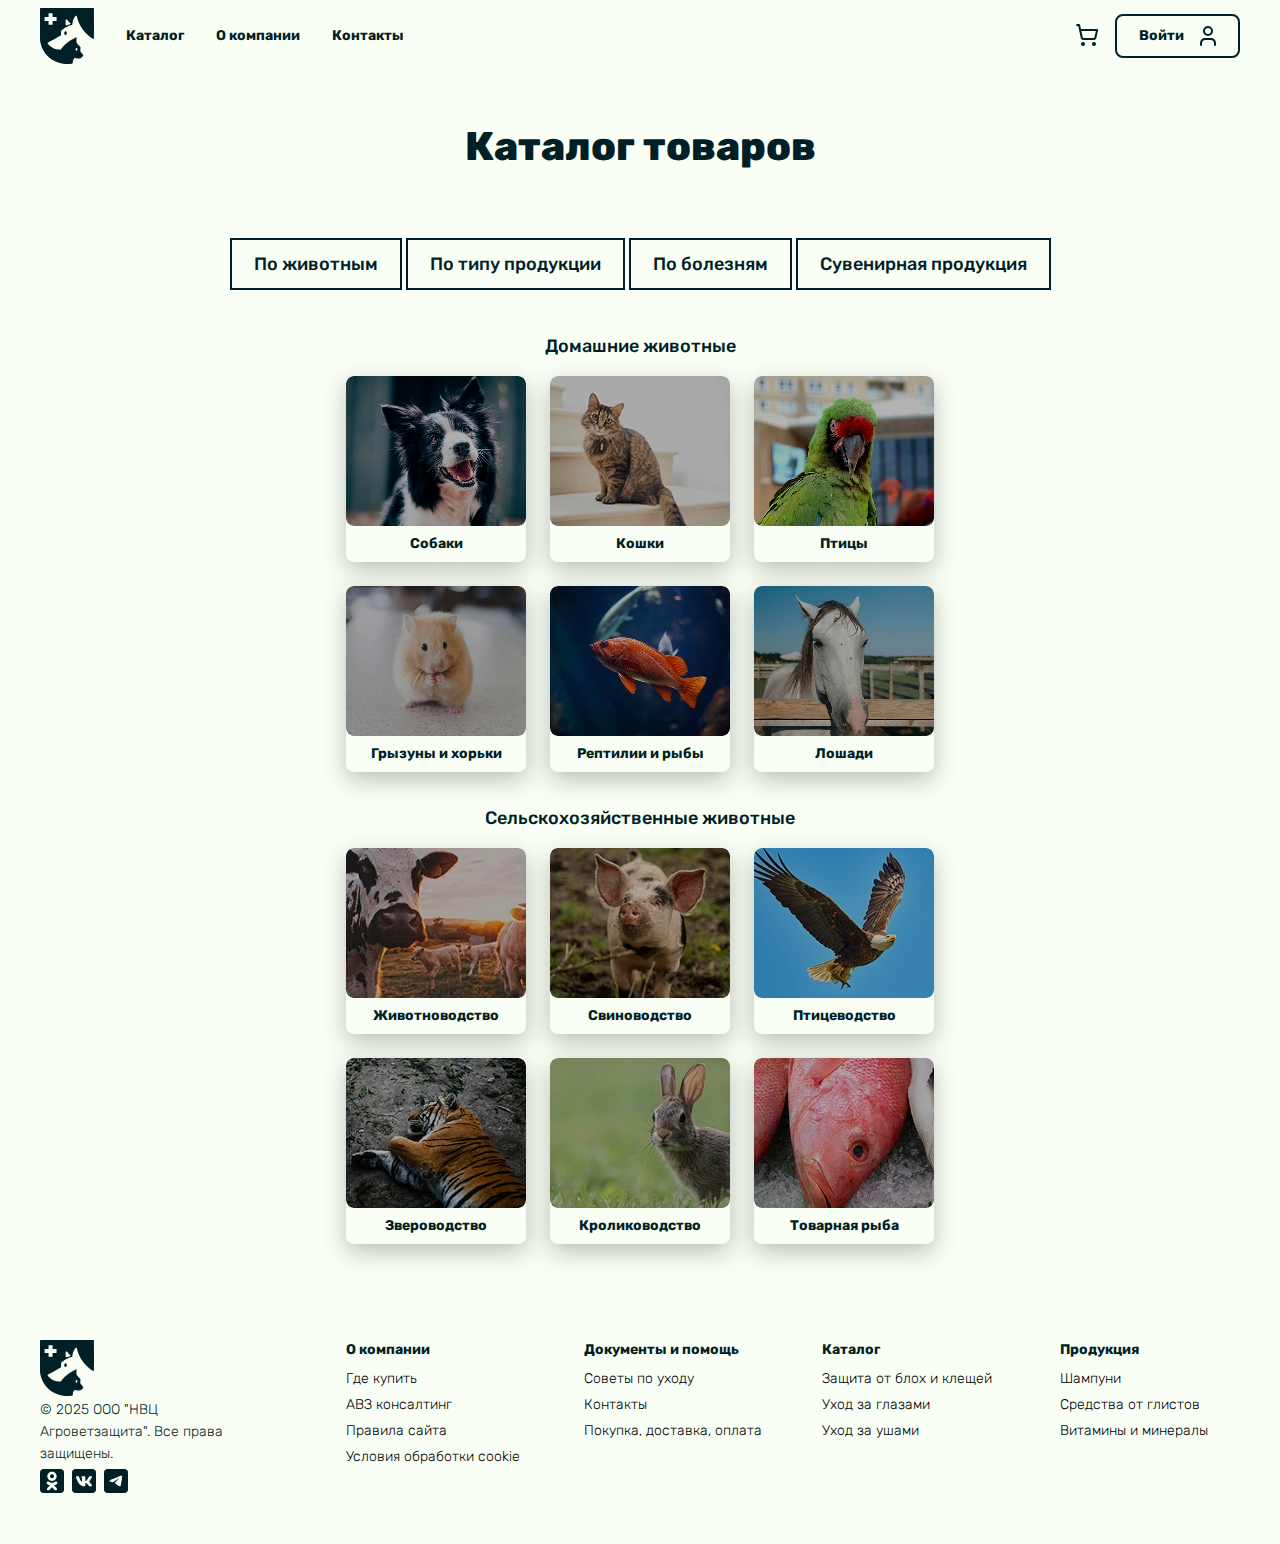
<file: src/pages/catalog.html>
<!DOCTYPE html>
<html lang="ru">
<head>
    <meta charset="UTF-8">
    <meta name="viewport" content="width=device-width, initial-scale=1.0">
    <link rel="stylesheet" href="../css/reset.css">
    <link rel="stylesheet" href="../css/font.css">
    <link rel="stylesheet" href="../css/style.css">
    <title>АВЗ | Каталог</title>
</head>
<body>
    <header class="header">
        <div class="container">
            <div class="header__inner">
                <div class="header__primary">
                    <div class="header__logo">
                        <a href="../pages/index.html" class="header__logo-link">
                            <img class="header__logo-img" src="../icons/Logo.svg" alt="Логотип">
                        </a>
                    </div>
                    <nav class="header__nav">
                        <ul class="header__list">
                            <li class="header__item">
                                <a href="../pages/catalog.html" class="header__link txt-l1">Каталог</a>
                            </li>
                            <li class="header__item">
                                <a href="../pages/about.html" class="header__link txt-l1">О компании</a>
                            </li>
                            <li class="header__item">
                                <a href="../pages/contacts.html" class="header__link txt-l1">Контакты</a>
                            </li>
                        </ul>
                    </nav>
                </div>
                <div class="header__actions">
                    <button class="btn btn-menu" popovertarget="header-menu">
                        <img class="btn__icon" src="../icons/header-menu.svg" alt="Меню">
                    </button>
                    
                    <a href="../pages/cart.html" class="btn btn-cart">
                        <img class="btn__icon" src="../icons/header-cart.svg" alt="Корзина">
                    </a>             
                    <button class="btn btn-login btn_charcoal" popovertarget="header-login">
                        <span class="btn__text txt-l1">Войти</span>
                        <img class="btn__icon" src="../icons/header-login.svg" alt="Войти">
                    </button>
                </div>
                <div id="header-menu" class="header__mobile-menu" popover>
                    <ul class="header__mobile-list">
                        <li class="header__mobile-item header__mobile-item_close">
                            <button class="btn btn-close" popovertarget="header-menu">
                                <img class="btn__icon" src="../icons/header-menu-close.svg" alt="Закрыть">
                            </button>
                        </li>
                        <li class="header__mobile-item">
                            <a href="../pages/catalog.html" class="header__mobile-link txt-l1">Каталог</a>
                        </li>
                        <li class="header__mobile-divider"><span></span></li>
                        <li class="header__mobile-item">
                            <a href="../pages/about.html" class="header__mobile-link txt-l1">О компании</a>
                        </li>
                        <li class="header__mobile-divider"><span></span></li>
                        <li class="header__mobile-item">
                            <a href="../pages/contacts.html" class="header__mobile-link txt-l1">Контакты</a>
                        </li>
                    </ul>
                </div>
                <div id="header-login" class="auth-layer" popover>
                    <div class="auth-popup">
                        <div class="auth">
                            <button class="btn btn_close" popovertarget="header-login">
                                <img src="../icons/header-menu-close.svg" alt="Закрыть">
                            </button>
                            <div class="auth__image">
                                <img src="../img/SignIn.webp" alt="Вход">
                            </div>
                            <div class="auth__content">
                                <div class="auth__header">
                                    <h3 class="txt-h3">Войти</h3>
                                </div>
                                <form action="?" method="GET" class="auth__form">
                                    <div class="auth__fields">
                                        <div class="auth__field">
                                            <input class="auth__input" type="email" name="email" placeholder="Введите Email" required>
                                        </div>
                                        <div class="auth__field password__field">
                                            <input class="auth__input" type="password" name="password" placeholder="Введите пароль" required>
                                            <button type="button" class="btn btn_password">
                                                <img src="../icons/sign-eye-close.svg" alt="Показать пароль">
                                            </button>
                                        </div>
                                    </div>
                                    <button type="submit" class="auth__submit btn btn_charcoal">Войти</button>
                                </form>
                                <div class="auth__footer">
                                    <div class="auth__register">
                                        <p class="auth__text txt-b2">У вас нет аккаунта?</p>
                                        <button class="auth__link btn txt-b2" popovertarget="header-registration">Зарегистрироваться</button>
                                    </div>
                                    <a href="#" class="auth__forgot txt-b2">Забыли пароль?</a>
                                </div>
                            </div>
                        </div>
                    </div>
                </div>
                <div id="header-registration" class="auth-layer" popover>
                    <div class="auth-popup">
                        <div class="auth">
                            <button class="btn btn_close-reg" popovertarget="header-login">
                                <img src="../icons/header-menu-close.svg" alt="Закрыть">
                            </button>
                            <div class="auth__content">
                                <div class="auth__header">
                                    <h3 class="txt-h3">Создайте аккаунт</h3>
                                    <p class="txt-b2">Зарегистрируйтесь и откройте новые возможности в ветеринарной фармацевтике</p>
                                </div>
                                <form action="?" method="GET" class="auth__form">
                                    <div class="auth__fields">
                                        <div class="auth__field">
                                            <input class="auth__input" type="text" name="name" placeholder="Введите Имя" required>
                                        </div>
                                        <div class="auth__field">
                                            <input class="auth__input" type="email" name="email" placeholder="Введите Email" required>
                                        </div>
                                        <div class="auth__field password__field">
                                            <input class="auth__input" type="password" name="password" placeholder="Введите пароль" required>
                                            <button type="button" class="btn btn_password">
                                                <img src="../icons/sign-eye-close.svg" alt="Пароль">
                                            </button>
                                        </div>
                                    </div>
                                    <button type="submit" class="auth__submit btn btn_charcoal">Зарегистрироваться</button>
                                </form>
                                <div class="auth__footer">
                                    <p class="auth__forgot txt-b2">Продолжая, вы соглашаетесь с нашими <a href="#" class="txt-b2"><u>Условиями</u></a> и <a href="#" class="txt-b2"><u>Политикой конфиденциальности</u></a></p>
                                    <div class="auth__register">
                                        <p class="auth__text txt-b2">У вас уже есть аккаунт? </p>
                                        <button class="auth__link btn txt-b2">Войти</button>
                                    </div>
                                </div>
                            </div>
                            <div class="auth__image">
                                <img src="../img/SignUp.webp" alt="Вход">
                            </div>
                        </div>
                    </div>
                </div>
            </div>
        </div>
    </header>
    <main class="main">
        <section class="catalog">
            <h1 class="delete__item">Каталог товаров</h1>
            <div class="container">
                <div class="content">
                    <h2 class="general__title txt__bottom txt-h2">Каталог товаров</h2>
                    <div class="catalog__controls">
                        <button class="btn btn_charcoal">
                            По животным
                        </button>
                        <button class="btn btn_charcoal">
                            По типу продукции                        
                        </button>
                        <button class="btn btn_charcoal">
                            По болезням
                        </button>
                        <button class="btn btn_charcoal">
                            Сувенирная продукция
                        </button>
                    </div>
                    <div class="catalog__section catalog__section-top">
                        <h4 class="txt-h4">Домашние животные</h4>
                        <div class="catalog__cards">
                            <div class="catalog__card">
                                <img src="../img/catalog-home-first.webp" alt="Домашние животные">
                                <a href="../pages/choice.html" class="txt-l1">Собаки</a>
                            </div>
                            <div class="catalog__card">
                                <img src="../img/catalog-home-second.webp" alt="Домашние животные">
                                <a href="../pages/choice.html" class="txt-l1">Кошки</a>
                            </div>
                            <div class="catalog__card">
                                <img src="../img/catalog-home-third.webp" alt="Домашние животные">
                                <a href="../pages/choice.html" class="txt-l1">Птицы</a>
                            </div>
                            <div class="catalog__card">
                                <img src="../img/catalog-home-fourth.webp" alt="Домашние животные">
                                <a href="../pages/choice.html" class="txt-l1">Грызуны и хорьки</a>
                            </div>
                            <div class="catalog__card">
                                <img src="../img/catalog-home-fifth.webp" alt="Домашние животные">
                                <a href="../pages/choice.html" class="txt-l1">Рептилии и рыбы</a>
                            </div>
                            <div class="catalog__card">
                                <img src="../img/catalog-home-sixth.webp" alt="Домашние животные">
                                <a href="../pages/choice.html" class="txt-l1">Лошади</a>
                            </div>
                        </div>
                    </div>
                    <div class="catalog__section">
                        <h4 class="txt-h4">Сельскохозяйственные животные</h4>
                        <div class="catalog__cards">
                            <div class="catalog__card">
                                <img src="../img/catalog-agricultural-first.webp" alt="Сельскохозяйственные животные">
                                <a href="../pages/choice.html" class="txt-l1">Животноводство</a>
                            </div>
                            <div class="catalog__card">
                                <img src="../img/catalog-agricultural-second.webp" alt="Сельскохозяйственные животные">
                                <a href="../pages/choice.html" class="txt-l1">Свиноводство</a>
                            </div>
                            <div class="catalog__card">
                                <img src="../img/catalog-agricultural-third.webp" alt="Сельскохозяйственные животные">
                                <a href="../pages/choice.html" class="txt-l1">Птицеводство</a>
                            </div>
                            <div class="catalog__card">
                                <img src="../img/catalog-agricultural-fourth.webp" alt="Сельскохозяйственные животные">
                                <a href="../pages/choice.html" class="txt-l1">Звероводство</a>
                            </div>
                            <div class="catalog__card">
                                <img src="../img/catalog-agricultural-fifth.webp" alt="Сельскохозяйственные животные">
                                <a href="../pages/choice.html" class="txt-l1">Кролиководство</a>
                            </div>
                            <div class="catalog__card">
                                <img src="../img/catalog-agricultural-sixth.webp" alt="Сельскохозяйственные животные">
                                <a href="../pages/choice.html" class="txt-l1">Товарная рыба</a>
                            </div>
                        </div>
                    </div>
                </div>
            </div>
        </section>
    </main>
    <footer class="footer">
        <div class="container">
            <div class="content">
                <div class="footer__inner">
                    <div class="footer__left">
                        <a href="../pages/index.html" class="footer__link"><img src="../icons/Logo.svg" alt="footer-logo"></a>
                        <p class="txt-b2">© 2025 ООО "НВЦ Агроветзащита". Все права защищены.</p>
                        <div class="footer__social">
                            <a href="https://ok.ru/avzvet"><img src="../icons/footer-svg-ok.svg" alt="Логотип Одноклассники"></a>
                            <a href="https://vk.com/avzvet"><img src="../icons/footer-svg-vk.svg" alt="Логотип ВКонтакте"></a>
                            <a href="https://t.me/avzvetru"><img src="../icons/footer-svg-tg.svg" alt="Логотип Телеграм"></a>
                        </div>
                    </div>
                    <div class="footer__right">
                        <div class="footer__column">
                            <h4 class="footer__title txt-l1">О компании</h4>
                            <ul class="footer__list">
                                <li class="footer__item"><a href="../pages/about.html" class="footer__title-link txt-b2">Где купить</a></li>
                                <li class="footer__item"><a href="../pages/about.html" class="footer__title-link txt-b2">АВЗ консалтинг</a></li>
                                <li class="footer__item"><a href="../pages/about.html" class="footer__title-link txt-b2">Правила сайта</a></li>
                                <li class="footer__item"><a href="../pages/about.html" class="footer__title-link txt-b2">Условия обработки cookie</a></li>
                            </ul>
                        </div>
                        <div class="footer__column">
                            <h4 class="footer__title txt-l1">Документы и помощь</h4>
                            <ul class="footer__list">
                                <li class="footer__item"><a href="../pages/contacts.html" class="footer__title-link txt-b2">Советы по уходу</a></li>
                                <li class="footer__item"><a href="../pages/contacts.html" class="footer__title-link txt-b2">Контакты</a></li>
                                <li class="footer__item"><a href="../pages/contacts.html" class="footer__title-link txt-b2">Покупка, доставка, оплата</a></li>
                            </ul>
                        </div>
                        <div class="footer__column">
                            <h4 class="footer__title txt-l1">Каталог</h4>
                            <ul class="footer__list">
                                <li class="footer__item"><a href="../pages/catalog.html" class="footer__title-link txt-b2">Защита от блох и клещей</a></li>
                                <li class="footer__item"><a href="../pages/catalog.html" class="footer__title-link txt-b2">Уход за глазами</a></li>
                                <li class="footer__item"><a href="../pages/catalog.html" class="footer__title-link txt-b2">Уход за ушами</a></li>
                            </ul>
                        </div>
                        <div class="footer__column">
                            <h4 class="footer__title txt-l1">Продукция</h4>
                            <ul class="footer__list">
                                <li class="footer__item"><a href="../pages/choice.html" class="footer__title-link txt-b2">Шампуни</a></li>
                                <li class="footer__item"><a href="../pages/choice.html" class="footer__title-link txt-b2">Средства от глистов</a></li>
                                <li class="footer__item"><a href="../pages/choice.html" class="footer__title-link txt-b2">Витамины и минералы</a></li>
                            </ul>
                        </div>
                    </div>
                </div>  
            </div>
        </div>
    </footer>
    <script src="../js/script.js"></script>
</body>
</html>
</file>
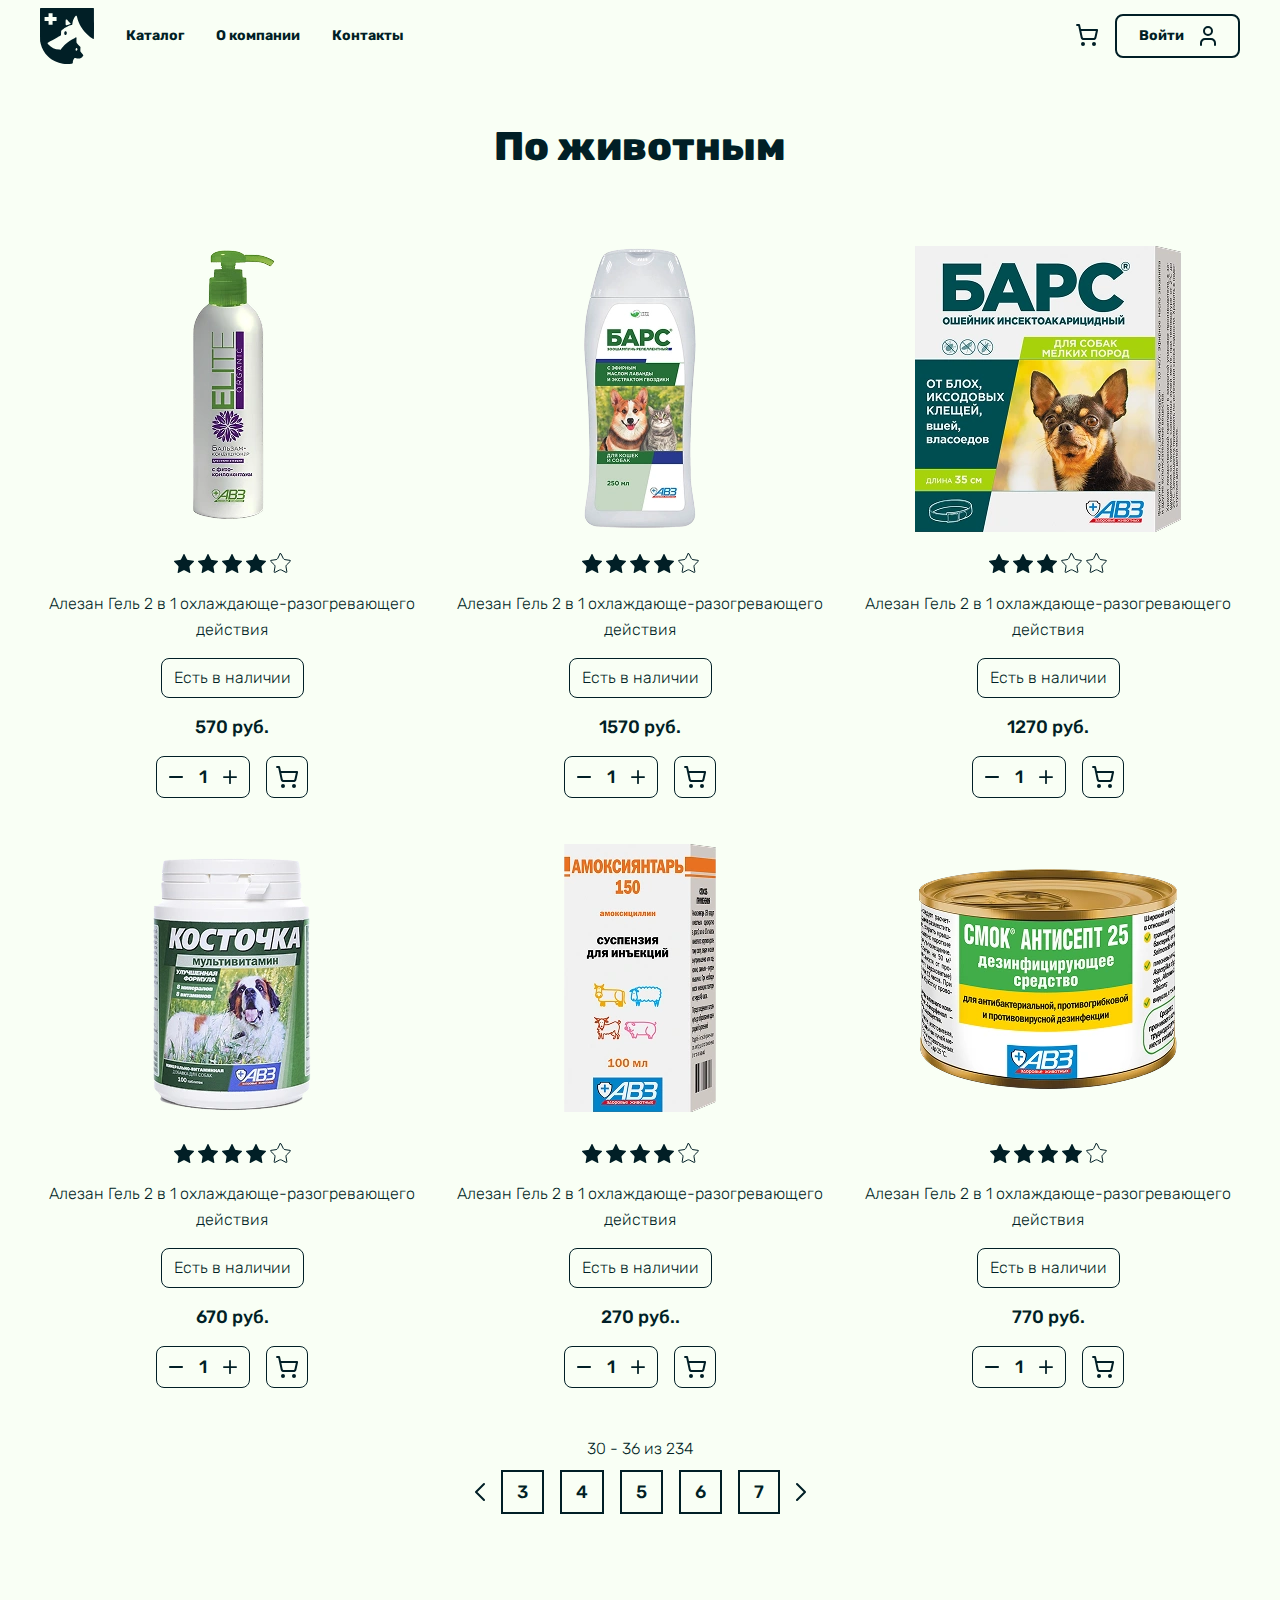
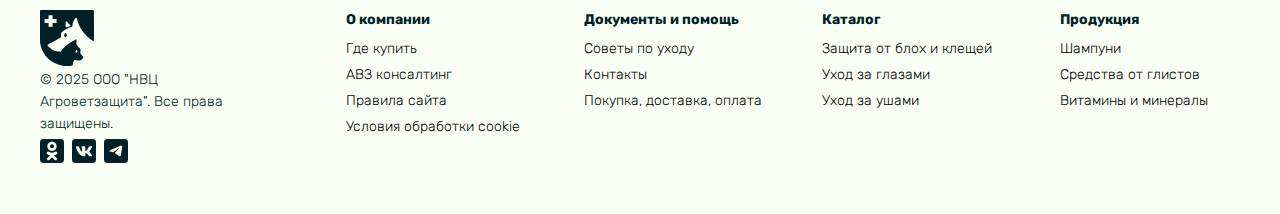
<file: src/pages/choice.html>
<!DOCTYPE html>
<html lang="ru">
<head>
    <meta charset="UTF-8">
    <meta name="viewport" content="width=device-width, initial-scale=1.0">
    <link rel="stylesheet" href="../css/reset.css">
    <link rel="stylesheet" href="../css/font.css">
    <link rel="stylesheet" href="../css/style.css">
    <title>АВЗ | Выбор товаров</title>
</head>
<body>
    <header class="header">
        <div class="container">
            <div class="header__inner">
                <div class="header__primary">
                    <div class="header__logo">
                        <a href="../pages/index.html" class="header__logo-link">
                            <img class="header__logo-img" src="../icons/Logo.svg" alt="Логотип">
                        </a>
                    </div>
                    <nav class="header__nav">
                        <ul class="header__list">
                            <li class="header__item">
                                <a href="../pages/catalog.html" class="header__link txt-l1">Каталог</a>
                            </li>
                            <li class="header__item">
                                <a href="../pages/about.html" class="header__link txt-l1">О компании</a>
                            </li>
                            <li class="header__item">
                                <a href="../pages/contacts.html" class="header__link txt-l1">Контакты</a>
                            </li>
                        </ul>
                    </nav>
                </div>
                <div class="header__actions">
                    <button class="btn btn-menu" popovertarget="header-menu">
                        <img class="btn__icon" src="../icons/header-menu.svg" alt="Меню">
                    </button>
                    
                    <a href="../pages/cart.html" class="btn btn-cart">
                        <img class="btn__icon" src="../icons/header-cart.svg" alt="Корзина">
                    </a>             
                    <button class="btn btn-login btn_charcoal" popovertarget="header-login">
                        <span class="btn__text txt-l1">Войти</span>
                        <img class="btn__icon" src="../icons/header-login.svg" alt="Войти">
                    </button>
                </div>
                <div id="header-menu" class="header__mobile-menu" popover>
                    <ul class="header__mobile-list">
                        <li class="header__mobile-item header__mobile-item_close">
                            <button class="btn btn-close" popovertarget="header-menu">
                                <img class="btn__icon" src="../icons/header-menu-close.svg" alt="Закрыть">
                            </button>
                        </li>
                        <li class="header__mobile-item">
                            <a href="../pages/catalog.html" class="header__mobile-link txt-l1">Каталог</a>
                        </li>
                        <li class="header__mobile-divider"><span></span></li>
                        <li class="header__mobile-item">
                            <a href="../pages/about.html" class="header__mobile-link txt-l1">О компании</a>
                        </li>
                        <li class="header__mobile-divider"><span></span></li>
                        <li class="header__mobile-item">
                            <a href="../pages/contacts.html" class="header__mobile-link txt-l1">Контакты</a>
                        </li>
                    </ul>
                </div>
                <div id="header-login" class="auth-layer" popover>
                    <div class="auth-popup">
                        <div class="auth">
                            <button class="btn btn_close" popovertarget="header-login">
                                <img src="../icons/header-menu-close.svg" alt="Закрыть">
                            </button>
                            <div class="auth__image">
                                <img src="../img/SignIn.webp" alt="Вход">
                            </div>
                            <div class="auth__content">
                                <div class="auth__header">
                                    <h3 class="txt-h3">Войти</h3>
                                </div>
                                <form action="?" method="GET" class="auth__form">
                                    <div class="auth__fields">
                                        <div class="auth__field">
                                            <input class="auth__input" type="email" name="email" placeholder="Введите Email" required>
                                        </div>
                                        <div class="auth__field password__field">
                                            <input class="auth__input" type="password" name="password" placeholder="Введите пароль" required>
                                            <button type="button" class="btn btn_password">
                                                <img src="../icons/sign-eye-close.svg" alt="Показать пароль">
                                            </button>
                                        </div>
                                    </div>
                                    <button type="submit" class="auth__submit btn btn_charcoal">Войти</button>
                                </form>
                                <div class="auth__footer">
                                    <div class="auth__register">
                                        <p class="auth__text txt-b2">У вас нет аккаунта?</p>
                                        <button class="auth__link btn txt-b2" popovertarget="header-registration">Зарегистрироваться</button>
                                    </div>
                                    <a href="#" class="auth__forgot txt-b2">Забыли пароль?</a>
                                </div>
                            </div>
                        </div>
                    </div>
                </div>
                <div id="header-registration" class="auth-layer" popover>
                    <div class="auth-popup">
                        <div class="auth">
                            <button class="btn btn_close-reg" popovertarget="header-login">
                                <img src="../icons/header-menu-close.svg" alt="Закрыть">
                            </button>
                            <div class="auth__content">
                                <div class="auth__header">
                                    <h3 class="txt-h3">Создайте аккаунт</h3>
                                    <p class="txt-b2">Зарегистрируйтесь и откройте новые возможности в ветеринарной фармацевтике</p>
                                </div>
                                <form action="?" method="GET" class="auth__form">
                                    <div class="auth__fields">
                                        <div class="auth__field">
                                            <input class="auth__input" type="text" name="name" placeholder="Введите Имя" required>
                                        </div>
                                        <div class="auth__field">
                                            <input class="auth__input" type="email" name="email" placeholder="Введите Email" required>
                                        </div>
                                        <div class="auth__field password__field">
                                            <input class="auth__input" type="password" name="password" placeholder="Введите пароль" required>
                                            <button type="button" class="btn btn_password">
                                                <img src="../icons/sign-eye-close.svg" alt="Пароль">
                                            </button>
                                        </div>
                                    </div>
                                    <button type="submit" class="auth__submit btn btn_charcoal">Зарегистрироваться</button>
                                </form>
                                <div class="auth__footer">
                                    <p class="auth__forgot txt-b2">Продолжая, вы соглашаетесь с нашими <a href="#" class="txt-b2"><u>Условиями</u></a> и <a href="#" class="txt-b2"><u>Политикой конфиденциальности</u></a></p>
                                    <div class="auth__register">
                                        <p class="auth__text txt-b2">У вас уже есть аккаунт? </p>
                                        <button class="auth__link btn txt-b2">Войти</button>
                                    </div>
                                </div>
                            </div>
                            <div class="auth__image">
                                <img src="../img/SignUp.webp" alt="Вход">
                            </div>
                        </div>
                    </div>
                </div>
            </div>
        </div>
    </header>
    <main class="main">
        <section class="choice">
            <h1 class="delete__item">По животным</h1>
            <div class="container">
                <div class="content">
                    <h2 class="general__title txt__bottom txt-h2">По животным</h2>
                    <div class="choice__cards">
                        <div class="choice__card">
                            <img src="../img/choice-img-first.webp" alt="По животным" class="choice__card-image">
                            <div class="choice__card-rating">
                                <img src="../icons/choice-full-star.svg" alt="Звезда">
                                <img src="../icons/choice-full-star.svg" alt="Звезда">
                                <img src="../icons/choice-full-star.svg" alt="Звезда">
                                <img src="../icons/choice-full-star.svg" alt="Звезда">
                                <img src="../icons/choice-empty-star.svg" alt="Звезда">
                            </div>
                            <h4 class="txt-b1 choice__card-title">Алезан Гель 2 в 1 охлаждающе-разогревающего действия</h4>
                            <p class="txt-b1 choice__card-description">Есть в наличии</p>
                            <h4 class="txt-h4">570 руб.</h4>
                            <div class="choice__card-footer">
                                <div class="choice__catalog-counter">
                                    <img src="../icons/icon-minus.svg" alt="Счетчик">
                                    <p class="txt-h4">1</p>
                                    <img src="../icons/icon_plus.svg" alt="Счетчик">
                                </div>
                                <button class="btn btn_charcoal" popovertarget="choice-popup">
                                    <img src="../icons/header-cart.svg" alt="Корзина">
                                </button>
                            </div>
                        </div>
                        <div class="choice__card">
                            <img src="../img/choice-img-second.webp" alt="По животным" class="choice__card-image">
                            <div class="choice__card-rating">
                                <img src="../icons/choice-full-star.svg" alt="Звезда">
                                <img src="../icons/choice-full-star.svg" alt="Звезда">
                                <img src="../icons/choice-full-star.svg" alt="Звезда">
                                <img src="../icons/choice-full-star.svg" alt="Звезда">
                                <img src="../icons/choice-empty-star.svg" alt="Звезда">
                            </div>
                            <h4 class="txt-b1 choice__card-title">Алезан Гель 2 в 1 охлаждающе-разогревающего действия</h4>
                            <p class="txt-b1 choice__card-description">Есть в наличии</p>
                            <h4 class="txt-h4">1570 руб.</h4>
                            <div class="choice__card-footer">
                                <div class="choice__catalog-counter">
                                    <img src="../icons/icon-minus.svg" alt="Счетчик">
                                    <p class="txt-h4">1</p>
                                    <img src="../icons/icon_plus.svg" alt="Счетчик">
                                </div>
                                <button class="btn btn_charcoal" popovertarget="choice-popup">
                                    <img src="../icons/header-cart.svg" alt="Корзина">
                                </button>
                            </div>
                        </div>
                        <div class="choice__card">
                            <img src="../img/choice-img-third.webp" alt="По животным" class="choice__card-image">
                            <div class="choice__card-rating">
                                <img src="../icons/choice-full-star.svg" alt="Звезда">
                                <img src="../icons/choice-full-star.svg" alt="Звезда">
                                <img src="../icons/choice-full-star.svg" alt="Звезда">
                                <img src="../icons/choice-empty-star.svg" alt="Звезда">
                                <img src="../icons/choice-empty-star.svg" alt="Звезда">
                            </div>
                            <h4 class="txt-b1 choice__card-title">Алезан Гель 2 в 1 охлаждающе-разогревающего действия</h4>
                            <p class="txt-b1 choice__card-description">Есть в наличии</p>
                            <h4 class="txt-h4">1270 руб.</h4>
                            <div class="choice__card-footer">
                                <div class="choice__catalog-counter">
                                    <img src="../icons/icon-minus.svg" alt="Счетчик">
                                    <p class="txt-h4">1</p>
                                    <img src="../icons/icon_plus.svg" alt="Счетчик">
                                </div>
                                <button class="btn btn_charcoal" popovertarget="choice-popup">
                                    <img src="../icons/header-cart.svg" alt="Корзина">
                                </button>
                            </div>
                        </div>
                        <div class="choice__card">
                            <img src="../img/choice-img-fourth.webp" alt="По животным" class="choice__card-image">
                            <div class="choice__card-rating">
                                <img src="../icons/choice-full-star.svg" alt="Звезда">
                                <img src="../icons/choice-full-star.svg" alt="Звезда">
                                <img src="../icons/choice-full-star.svg" alt="Звезда">
                                <img src="../icons/choice-full-star.svg" alt="Звезда">
                                <img src="../icons/choice-empty-star.svg" alt="Звезда">
                            </div>
                            <h4 class="txt-b1 choice__card-title">Алезан Гель 2 в 1 охлаждающе-разогревающего действия</h4>
                            <p class="txt-b1 choice__card-description">Есть в наличии</p>
                            <h4 class="txt-h4">670 руб.</h4>
                            <div class="choice__card-footer">
                                <div class="choice__catalog-counter">
                                    <img src="../icons/icon-minus.svg" alt="Счетчик">
                                    <p class="txt-h4">1</p>
                                    <img src="../icons/icon_plus.svg" alt="Счетчик">
                                </div>
                                <button class="btn btn_charcoal" popovertarget="choice-popup">
                                    <img src="../icons/header-cart.svg" alt="корзина">
                                </button>
                            </div>
                        </div>
                        <div class="choice__card">
                            <img src="../img/choice-img-fifth.webp" alt="По животным" class="choice__card-image">
                            <div class="choice__card-rating">
                                <img src="../icons/choice-full-star.svg" alt="Звезда">
                                <img src="../icons/choice-full-star.svg" alt="Звезда">
                                <img src="../icons/choice-full-star.svg" alt="Звезда">
                                <img src="../icons/choice-full-star.svg" alt="Звезда">
                                <img src="../icons/choice-empty-star.svg" alt="Звезда">
                            </div>
                            <h4 class="txt-b1 choice__card-title">Алезан Гель 2 в 1 охлаждающе-разогревающего действия</h4>
                            <p class="txt-b1 choice__card-description">Есть в наличии</p>
                            <h4 class="txt-h4">270 руб..</h4>
                            <div class="choice__card-footer">
                                <div class="choice__catalog-counter">
                                    <img src="../icons/icon-minus.svg" alt="Счетчик">
                                    <p class="txt-h4">1</p>
                                    <img src="../icons/icon_plus.svg" alt="Счетчик">
                                </div>
                                <button class="btn btn_charcoal" popovertarget="choice-popup">
                                    <img src="../icons/header-cart.svg" alt="Корзина">
                                </button>
                            </div>
                        </div>
                        <div class="choice__card">
                            <img src="../img/choice-img-sixth.webp" alt="По животным" class="choice__card-image">
                            <div class="choice__card-rating">
                                <img src="../icons/choice-full-star.svg" alt="Звезда">
                                <img src="../icons/choice-full-star.svg" alt="Звезда">
                                <img src="../icons/choice-full-star.svg" alt="Звезда">
                                <img src="../icons/choice-full-star.svg" alt="Звезда">
                                <img src="../icons/choice-empty-star.svg" alt="Звезда">
                            </div>
                            <h4 class="txt-b1 choice__card-title">Алезан Гель 2 в 1 охлаждающе-разогревающего действия</h4>
                            <p class="txt-b1 choice__card-description">Есть в наличии</p>
                            <h4 class="txt-h4">770 руб.</h4>
                            <div class="choice__card-footer">
                                <div class="choice__catalog-counter">
                                    <img src="../icons/icon-minus.svg" alt="Счетчик">
                                    <p class="txt-h4">1</p>
                                    <img src="../icons/icon_plus.svg" alt="Счетчик">
                                </div>
                                <button class="btn btn_charcoal"  popovertarget="choice-popup">
                                    <img src="../icons/header-cart.svg" alt="Корзина">
                                </button>
                            </div>
                        </div>
                    </div>
                    <div class="choice-popover" id="choice-popup" popover>
                        <div class="choice-popover__overlay">
                            <div class="choice-popover__container">
                                <h3 class="txt-h3">Товар был добавлен в корзину</h3>
                                <div class="choice-popover__buttons">
                                    <button
                                        type="button" class="btn btn_charcoal" popovertarget="choice-popup">
                                        Вернуться к товарам
                                    </button>
                                    <a href="../pages/cart.html" class="btn btn_charcoal">
                                        Перейти в корзину
                                    </a>
                                </div>
                            </div>
                        </div>
                    </div>
                    <div class="choice__pages">
                        <p class="txt-b1">30 - 36 из 234</p>
                        <div class="choice__page">
                            <img src="../icons/icon-left-arrow.svg" alt="Стрелка">
                            <button class="btn btn_charcoal">
                                3
                            </button>
                            <button class="btn btn_charcoal">
                                4
                            </button>
                            <button class="btn btn_charcoal">
                                5
                            </button>
                            <button class="btn btn_charcoal">
                                6
                            </button>
                            <button class="btn btn_charcoal">
                                7
                            </button>
                            <img src="../icons/icon-right-arrow.svg" alt="Стрелка">
                        </div>
                    </div>
                </div>
            </div>
        </section>
    </main>
    <footer class="footer">
        <div class="container">
            <div class="content">
                <div class="footer__inner">
                    <div class="footer__left">
                        <a href="../pages/index.html" class="footer__link"><img src="../icons/Logo.svg" alt="footer-logo"></a>
                        <p class="txt-b2">© 2025 ООО "НВЦ Агроветзащита". Все права защищены.</p>
                        <div class="footer__social">
                            <a href="https://ok.ru/avzvet"><img src="../icons/footer-svg-ok.svg" alt="Логотип Одноклассники"></a>
                            <a href="https://vk.com/avzvet"><img src="../icons/footer-svg-vk.svg" alt="Логотип ВКонтакте"></a>
                            <a href="https://t.me/avzvetru"><img src="../icons/footer-svg-tg.svg" alt="Логотип Телеграм"></a>
                        </div>
                    </div>
                    <div class="footer__right">
                        <div class="footer__column">
                            <h4 class="footer__title txt-l1">О компании</h4>
                            <ul class="footer__list">
                                <li class="footer__item"><a href="../pages/about.html" class="footer__title-link txt-b2">Где купить</a></li>
                                <li class="footer__item"><a href="../pages/about.html" class="footer__title-link txt-b2">АВЗ консалтинг</a></li>
                                <li class="footer__item"><a href="../pages/about.html" class="footer__title-link txt-b2">Правила сайта</a></li>
                                <li class="footer__item"><a href="../pages/about.html" class="footer__title-link txt-b2">Условия обработки cookie</a></li>
                            </ul>
                        </div>
                        <div class="footer__column">
                            <h4 class="footer__title txt-l1">Документы и помощь</h4>
                            <ul class="footer__list">
                                <li class="footer__item"><a href="../pages/contacts.html" class="footer__title-link txt-b2">Советы по уходу</a></li>
                                <li class="footer__item"><a href="../pages/contacts.html" class="footer__title-link txt-b2">Контакты</a></li>
                                <li class="footer__item"><a href="../pages/contacts.html" class="footer__title-link txt-b2">Покупка, доставка, оплата</a></li>
                            </ul>
                        </div>
                        <div class="footer__column">
                            <h4 class="footer__title txt-l1">Каталог</h4>
                            <ul class="footer__list">
                                <li class="footer__item"><a href="../pages/catalog.html" class="footer__title-link txt-b2">Защита от блох и клещей</a></li>
                                <li class="footer__item"><a href="../pages/catalog.html" class="footer__title-link txt-b2">Уход за глазами</a></li>
                                <li class="footer__item"><a href="../pages/catalog.html" class="footer__title-link txt-b2">Уход за ушами</a></li>
                            </ul>
                        </div>
                        <div class="footer__column">
                            <h4 class="footer__title txt-l1">Продукция</h4>
                            <ul class="footer__list">
                                <li class="footer__item"><a href="../pages/choice.html" class="footer__title-link txt-b2">Шампуни</a></li>
                                <li class="footer__item"><a href="../pages/choice.html" class="footer__title-link txt-b2">Средства от глистов</a></li>
                                <li class="footer__item"><a href="../pages/choice.html" class="footer__title-link txt-b2">Витамины и минералы</a></li>
                            </ul>
                        </div>
                    </div>
                </div>  
            </div>
        </div>
    </footer>
    <script src="../js/script.js"></script>
</body>
</html>
</file>
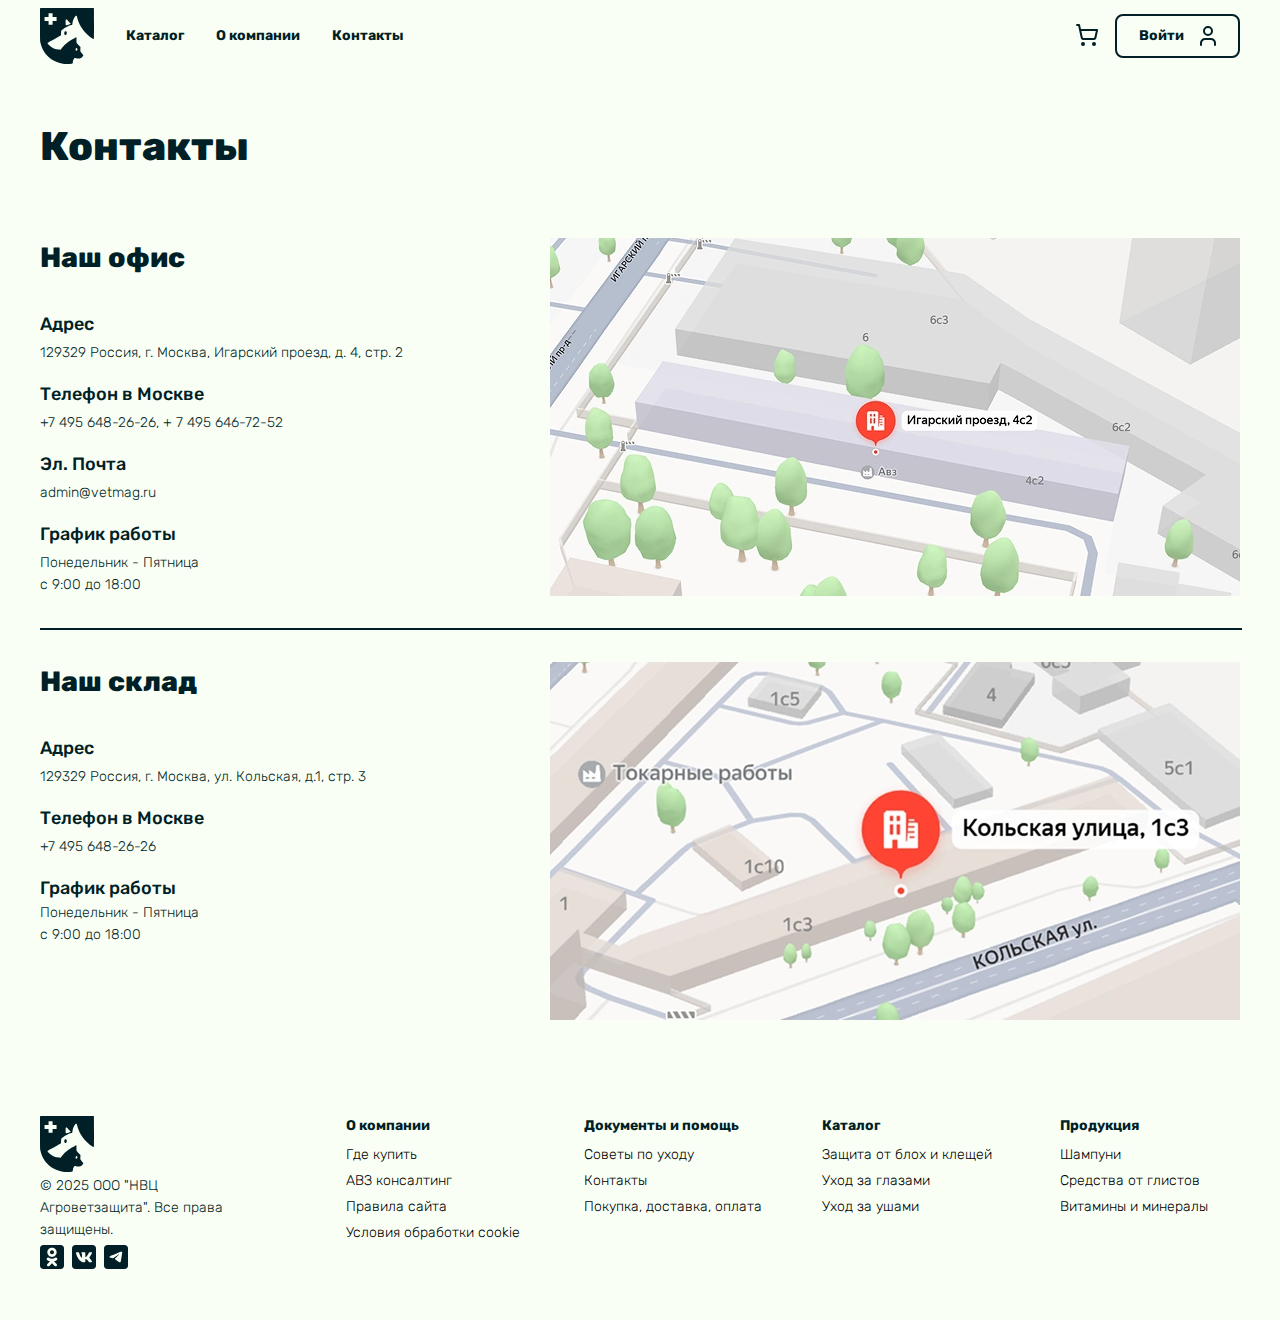
<file: src/pages/contacts.html>
<!DOCTYPE html>
<html lang="ru">
<head>
    <meta charset="UTF-8">
    <meta name="viewport" content="width=device-width, initial-scale=1.0">
    <link rel="stylesheet" href="../css/reset.css">
    <link rel="stylesheet" href="../css/font.css">
    <link rel="stylesheet" href="../css/style.css">
    <title>АВЗ | Контакты</title>
</head>
<body>
    <header class="header">
        <div class="container">
            <div class="header__inner">
                <div class="header__primary">
                    <div class="header__logo">
                        <a href="../pages/index.html" class="header__logo-link">
                            <img class="header__logo-img" src="../icons/Logo.svg" alt="Логотип">
                        </a>
                    </div>
                    <nav class="header__nav">
                        <ul class="header__list">
                            <li class="header__item">
                                <a href="../pages/catalog.html" class="header__link txt-l1">Каталог</a>
                            </li>
                            <li class="header__item">
                                <a href="../pages/about.html" class="header__link txt-l1">О компании</a>
                            </li>
                            <li class="header__item">
                                <a href="../pages/contacts.html" class="header__link txt-l1">Контакты</a>
                            </li>
                        </ul>
                    </nav>
                </div>
                <div class="header__actions">
                    <button class="btn btn-menu" popovertarget="header-menu">
                        <img class="btn__icon" src="../icons/header-menu.svg" alt="Меню">
                    </button>
                    
                    <a href="../pages/cart.html" class="btn btn-cart">
                        <img class="btn__icon" src="../icons/header-cart.svg" alt="Корзина">
                    </a>             
                    <button class="btn btn-login btn_charcoal" popovertarget="header-login">
                        <span class="btn__text txt-l1">Войти</span>
                        <img class="btn__icon" src="../icons/header-login.svg" alt="Войти">
                    </button>
                </div>
                <div id="header-menu" class="header__mobile-menu" popover>
                    <ul class="header__mobile-list">
                        <li class="header__mobile-item header__mobile-item_close">
                            <button class="btn btn-close" popovertarget="header-menu">
                                <img class="btn__icon" src="../icons/header-menu-close.svg" alt="Закрыть">
                            </button>
                        </li>
                        <li class="header__mobile-item">
                            <a href="../pages/catalog.html" class="header__mobile-link txt-l1">Каталог</a>
                        </li>
                        <li class="header__mobile-divider"><span></span></li>
                        <li class="header__mobile-item">
                            <a href="../pages/about.html" class="header__mobile-link txt-l1">О компании</a>
                        </li>
                        <li class="header__mobile-divider"><span></span></li>
                        <li class="header__mobile-item">
                            <a href="../pages/contacts.html" class="header__mobile-link txt-l1">Контакты</a>
                        </li>
                    </ul>
                </div>
                <div id="header-login" class="auth-layer" popover>
                    <div class="auth-popup">
                        <div class="auth">
                            <button class="btn btn_close" popovertarget="header-login">
                                <img src="../icons/header-menu-close.svg" alt="Закрыть">
                            </button>
                            <div class="auth__image">
                                <img src="../img/SignIn.webp" alt="Вход">
                            </div>
                            <div class="auth__content">
                                <div class="auth__header">
                                    <h3 class="txt-h3">Войти</h3>
                                </div>
                                <form action="?" method="GET" class="auth__form">
                                    <div class="auth__fields">
                                        <div class="auth__field">
                                            <input class="auth__input" type="email" name="email" placeholder="Введите Email" required>
                                        </div>
                                        <div class="auth__field password__field">
                                            <input class="auth__input" type="password" name="password" placeholder="Введите пароль" required>
                                            <button type="button" class="btn btn_password">
                                                <img src="../icons/sign-eye-close.svg" alt="Показать пароль">
                                            </button>
                                        </div>
                                    </div>
                                    <button type="submit" class="auth__submit btn btn_charcoal">Войти</button>
                                </form>
                                <div class="auth__footer">
                                    <div class="auth__register">
                                        <p class="auth__text txt-b2">У вас нет аккаунта?</p>
                                        <button class="auth__link btn txt-b2" popovertarget="header-registration">Зарегистрироваться</button>
                                    </div>
                                    <a href="#" class="auth__forgot txt-b2">Забыли пароль?</a>
                                </div>
                            </div>
                        </div>
                    </div>
                </div>
                <div id="header-registration" class="auth-layer" popover>
                    <div class="auth-popup">
                        <div class="auth">
                            <button class="btn btn_close-reg" popovertarget="header-login">
                                <img src="../icons/header-menu-close.svg" alt="Закрыть">
                            </button>
                            <div class="auth__content">
                                <div class="auth__header">
                                    <h3 class="txt-h3">Создайте аккаунт</h3>
                                    <p class="txt-b2">Зарегистрируйтесь и откройте новые возможности в ветеринарной фармацевтике</p>
                                </div>
                                <form action="?" method="GET" class="auth__form">
                                    <div class="auth__fields">
                                        <div class="auth__field">
                                            <input class="auth__input" type="text" name="name" placeholder="Введите Имя" required>
                                        </div>
                                        <div class="auth__field">
                                            <input class="auth__input" type="email" name="email" placeholder="Введите Email" required>
                                        </div>
                                        <div class="auth__field password__field">
                                            <input class="auth__input" type="password" name="password" placeholder="Введите пароль" required>
                                            <button type="button" class="btn btn_password">
                                                <img src="../icons/sign-eye-close.svg" alt="Пароль">
                                            </button>
                                        </div>
                                    </div>
                                    <button type="submit" class="auth__submit btn btn_charcoal">Зарегистрироваться</button>
                                </form>
                                <div class="auth__footer">
                                    <p class="auth__forgot txt-b2">Продолжая, вы соглашаетесь с нашими <a href="#" class="txt-b2"><u>Условиями</u></a> и <a href="#" class="txt-b2"><u>Политикой конфиденциальности</u></a></p>
                                    <div class="auth__register">
                                        <p class="auth__text txt-b2">У вас уже есть аккаунт? </p>
                                        <button class="auth__link btn txt-b2">Войти</button>
                                    </div>
                                </div>
                            </div>
                            <div class="auth__image">
                                <img src="../img/SignUp.webp" alt="Вход">
                            </div>
                        </div>
                    </div>
                </div>
            </div>
        </div>
    </header>
    <main class="main">
        <section class="contacts">
            <h1 class="delete__item">Контакты</h1>
            <div class="container">
                <div class="content">
                    <h2 class="txt-h2">Контакты</h2>
                    <div class="contacts__info">
                        <div class="contacts__inner">
                            <div class="contacts__header">
                                <h3 class="txt-h3">Наш офис</h3>
                            </div>  
                            <div class="contacts__details">
                                <div class="contacts__detail-item">
                                    <h4 class="txt-h4">Адрес</h4>
                                    <p class="txt-b2">129329 Рoccия, г. Мocквa, Игарский проезд, д. 4, стр. 2</p>
                                </div>

                                <div class="contacts__detail-item">
                                    <h4 class="txt-h4">Телефон в Москве</h4>
                                    <p class="txt-b2">+7 495 648-26-26, + 7 495 646-72-52</p>
                                </div>

                                <div class="contacts__detail-item">
                                    <h4 class="txt-h4">Эл. Почта</h4>
                                    <p class="txt-b2">admin@vetmag.ru</p>
                                </div>

                                <div class="contacts__detail-item contacts__item">
                                    <h4 class="txt-h4">График работы</h4>
                                    <p class="txt-b2">Понедельник - Пятница<br>с 9:00 до 18:00</p>
                                </div>
                            </div>
                        </div>
                        <img src="../img/contacts-img-first.webp" alt="Геолокация">
                    </div>
                    <span></span>
                    <div class="contacts__info">
                        <div class="contacts__inner">
                            <div class="contacts__header">
                                <h3 class="txt-h3">Наш склад</h3>
                            </div>  
                            <div class="contacts__details">
                                <div class="contacts__detail-item">
                                    <h4 class="txt-h4">Адрес</h4>
                                    <p class="txt-b2">129329 Рoccия, г. Мocквa, ул. Кoльcкaя, д.1, стр. 3</p>
                                </div>

                                <div class="contacts__detail-item">
                                    <h4 class="txt-h4">Телефон в Москве</h4>
                                    <p class="txt-b2">+7 495 648-26-26</p>
                                </div>

                                <div class="contacts__detail-item">
                                    <h4 class="txt-h4">График работы</h4>
                                    <p class="txt-b2">Понедельник - Пятница<br>с 9:00 до 18:00</p>
                                </div>
                            </div>
                        </div>
                        <img src="../img/contacts-img-second.webp" alt="Геолокация">
                    </div>
                </div>
            </div>
        </section>
    </main>
    <footer class="footer">
        <div class="container">
            <div class="content">
                <div class="footer__inner">
                    <div class="footer__left">
                        <a href="../pages/index.html" class="footer__link"><img src="../icons/Logo.svg" alt="footer-logo"></a>
                        <p class="txt-b2">© 2025 ООО "НВЦ Агроветзащита". Все права защищены.</p>
                        <div class="footer__social">
                            <a href="https://ok.ru/avzvet"><img src="../icons/footer-svg-ok.svg" alt="Логотип Одноклассники"></a>
                            <a href="https://vk.com/avzvet"><img src="../icons/footer-svg-vk.svg" alt="Логотип ВКонтакте"></a>
                            <a href="https://t.me/avzvetru"><img src="../icons/footer-svg-tg.svg" alt="Логотип Телеграм"></a>
                        </div>
                    </div>
                    <div class="footer__right">
                        <div class="footer__column">
                            <h4 class="footer__title txt-l1">О компании</h4>
                            <ul class="footer__list">
                                <li class="footer__item"><a href="../pages/about.html" class="footer__title-link txt-b2">Где купить</a></li>
                                <li class="footer__item"><a href="../pages/about.html" class="footer__title-link txt-b2">АВЗ консалтинг</a></li>
                                <li class="footer__item"><a href="../pages/about.html" class="footer__title-link txt-b2">Правила сайта</a></li>
                                <li class="footer__item"><a href="../pages/about.html" class="footer__title-link txt-b2">Условия обработки cookie</a></li>
                            </ul>
                        </div>
                        <div class="footer__column">
                            <h4 class="footer__title txt-l1">Документы и помощь</h4>
                            <ul class="footer__list">
                                <li class="footer__item"><a href="../pages/contacts.html" class="footer__title-link txt-b2">Советы по уходу</a></li>
                                <li class="footer__item"><a href="../pages/contacts.html" class="footer__title-link txt-b2">Контакты</a></li>
                                <li class="footer__item"><a href="../pages/contacts.html" class="footer__title-link txt-b2">Покупка, доставка, оплата</a></li>
                            </ul>
                        </div>
                        <div class="footer__column">
                            <h4 class="footer__title txt-l1">Каталог</h4>
                            <ul class="footer__list">
                                <li class="footer__item"><a href="../pages/catalog.html" class="footer__title-link txt-b2">Защита от блох и клещей</a></li>
                                <li class="footer__item"><a href="../pages/catalog.html" class="footer__title-link txt-b2">Уход за глазами</a></li>
                                <li class="footer__item"><a href="../pages/catalog.html" class="footer__title-link txt-b2">Уход за ушами</a></li>
                            </ul>
                        </div>
                        <div class="footer__column">
                            <h4 class="footer__title txt-l1">Продукция</h4>
                            <ul class="footer__list">
                                <li class="footer__item"><a href="../pages/choice.html" class="footer__title-link txt-b2">Шампуни</a></li>
                                <li class="footer__item"><a href="../pages/choice.html" class="footer__title-link txt-b2">Средства от глистов</a></li>
                                <li class="footer__item"><a href="../pages/choice.html" class="footer__title-link txt-b2">Витамины и минералы</a></li>
                            </ul>
                        </div>
                    </div>
                </div>  
            </div>
        </div>
    </footer>
    <script src="../js/script.js"></script>
</body>
</html>
</file>
<file: src/css/font.css>
@font-face {
    font-family: "Rubik";
    src: url('../fonts/Rubik-Bold.woff2') format("woff2");
    font-weight: 700;
    font-style: normal;
    font-display: swap;
}

@font-face {
    font-family: "Rubik";
    src: url('../fonts/Rubik-ExtraBold.woff2') format("woff2");
    font-weight: 800;
    font-style: normal;
    font-display: swap;
}

@font-face {
    font-family: "Rubik";
    src: url('../fonts/Rubik-Light.woff2') format("woff2");
    font-weight: 300;
    font-style: normal;
    font-display: swap;
}

@font-face {
    font-family: "Rubik";
    src: url('../fonts/Rubik-Medium.woff2') format("woff2");
    font-weight: 500;
    font-style: normal;
    font-display: swap;
}
</file>
<file: src/css/style.css>
.btn{all:unset;cursor:pointer}.btn_charcoal{display:inline-flex;justify-content:space-between;padding:10px 22px;border:2px solid #011f26;border-radius:8px;font-family:"Rubik",sans-serif;font-size:14px;color:#011f26;gap:16px;background:rgba(0,0,0,0);line-height:20px;transition:all .1s ease-in;cursor:pointer}.btn_charcoal:hover{background-color:#011f26;color:#f9fff5}.btn_charcoal:hover span{color:#f9fff5}.btn_charcoal:hover img{filter:brightness(0) saturate(100%) invert(98%) sepia(5%) saturate(427%) hue-rotate(56deg) brightness(104%) contrast(101%)}.btn_mint{display:inline-flex;justify-content:space-between;padding:10px 22px;border:2px solid #f9fff5;border-radius:8px;font-family:"Rubik",sans-serif;font-size:14px;color:#f9fff5;gap:16px;background:rgba(0,0,0,0);line-height:20px;transition:all .1s ease-in;cursor:pointer}.btn_mint:hover{background-color:#f9fff5;color:#011f26}.txt-h1{font-size:48px;font-weight:800;line-height:64px;color:#011f26}.txt-h2{font-size:40px;font-weight:800;line-height:54px;color:#011f26}.txt-h3{font-size:28px;font-weight:800;line-height:40px;color:#011f26}.txt-h4{font-size:18px;font-weight:500;line-height:28px;color:#011f26}.txt-l1{font-size:14px;font-weight:700;line-height:20px;color:#011f26}.txt-b1{font-size:16px;font-weight:300;line-height:26px;color:#011f26}.txt-b2{font-size:14px;font-weight:300;line-height:22px;color:#011f26}.header{padding:8px 0}.header__inner,.header__primary,.header__list,.header__mobile-list{display:flex}.header__nav{display:flex;align-items:center}.header__inner{justify-content:space-between;max-height:56px}.header__primary,.header__list{gap:32px}.header__actions{display:flex;align-items:center;gap:16px}.header__actions .btn-menu{display:none}.header__mobile-menu{width:100%;padding:32px 0;border-radius:0 0 0 24px;background-color:#f9fff5}.header__mobile-item_close{display:flex;justify-content:end}.header__mobile-list{flex-direction:column;padding:16px 32px;gap:16px}.header__mobile-divider span{display:block;border:1px solid #011f26;width:100%}@media(max-width: 768px){.header__nav{display:none}.header .btn-cart{display:none}.header .btn-menu{display:block}.header .btn-login{border-radius:24px;padding:10px 12px}.header .btn-login span{display:none}}.auth-layer{background:rgba(0,0,0,0);width:100%;height:100%}.auth-popup{display:flex;flex-direction:column;justify-content:center;width:100%;height:100%;background:rgba(0,0,0,.05)}.auth{position:relative;margin:0px auto;display:flex;border-radius:24px;gap:16px;padding:16px;box-shadow:0px 8px 24px 0px rgba(0,0,0,.25);background:#f9fff5}.auth .btn_close{position:absolute;right:0;transform:translateX(-50%)}.auth .btn_close-reg{position:absolute;left:0;transform:translateX(50%)}.auth__image img{width:100%;height:100%}.auth__content{display:flex;flex-direction:column;justify-content:center;gap:24px;padding:0 90px}.auth__header,.auth__footer{width:300px;display:flex;flex-direction:column;gap:24px;text-align:center}.auth__fields{display:flex;flex-direction:column;gap:32px}.auth__field{display:flex}.auth form{display:flex;flex-direction:column;text-align:center;gap:24px}.auth form input{all:unset;display:block;padding:12px 32px 12px 16px;border-bottom:1.5px solid #011f26;text-align:start;flex:1}.auth form input::-moz-placeholder{font-weight:300}.auth form input::placeholder{font-weight:300}.auth form button{justify-content:center}.auth form .password__field{position:relative;display:flex}.auth form .password__field .btn_password{position:absolute;top:-10%;bottom:0;right:0;transform:translateX(-85%)}.auth__register{display:flex;justify-content:center;gap:4px}@media(max-width: 1024px){.auth{display:grid;margin:0;border-radius:0;gap:0;padding:0;height:100%}.auth-popup{display:block}.auth .btn_close{transform:translate(-50%, 50%)}.auth .btn_close-reg{transform:translate(50%, 50%)}.auth__image{display:none}.auth__header,.auth__footer{width:100%}.auth__register{display:block}.auth__content{padding:16px}}.footer__inner{display:flex;flex-wrap:wrap;justify-content:space-between;row-gap:58px}.footer__left{max-width:228px;display:flex;flex-direction:column;gap:var(--gap4px)}.footer__social{margin-top:4px}.footer__social img{margin-right:4px}.footer__title{margin-bottom:8px}.footer__item{margin-bottom:4px}.footer__right{display:flex;flex-wrap:wrap;max-width:894px;gap:58px}.footer__column{width:180px}.footer__list{list-style:none;padding:0;margin:0}.footer__title-link{text-decoration:none;color:inherit}@media(max-width: 768px){.footer__inner{row-gap:76px}.footer__right{gap:54px}}.slider{position:relative;width:100%;height:700px}.slider__slides{position:relative;width:100%;height:100%}.slider__img{position:absolute;top:0;left:0;width:100%;height:100%;-o-object-fit:cover;object-fit:cover;opacity:0;transition:opacity 1s ease}.slider__img--active{opacity:1}.slider__content{position:absolute;top:24px;bottom:0;left:0;right:0;display:flex;flex-direction:column;align-items:center;justify-content:center;gap:16px;text-align:center}.slider__content p{max-width:430px}.slider__content *{color:#f9fff5}.slider__controls{position:absolute;bottom:16px;left:0;right:0;display:flex;justify-content:center;gap:24px}.slider__line{width:55px;height:3px;background:#011f26;border-radius:2px;cursor:pointer;transition:all .3s ease}.slider__line--active{background:#f9fff5}@media(max-width: 768px){.slider__content p{max-width:300px}.slider__content{top:32px}}.production__cards{display:flex;flex-wrap:wrap;justify-content:center;gap:24px}.production__card{display:flex;flex-direction:column;justify-content:space-between;background-color:#fff;box-shadow:0px 8px 24px 0px rgba(0,0,0,.25);width:-moz-fit-content;width:fit-content;overflow:hidden;border-radius:24px}.production__card img{width:100%;height:auto;-o-object-fit:cover;object-fit:cover}.production__card-title{text-align:center;padding:36px 16px}.production__title-desktop{display:inline}.production__title-mobile{display:none}@media(max-width: 768px){.production__title-desktop{display:none}.production__title-mobile{display:inline}}.advantages__cards{display:flex;justify-content:center;gap:24px;flex-wrap:wrap}.advantages__card{width:384px;height:500px;position:relative;box-shadow:0px 8px 24px 0px rgba(0,0,0,.25);border-radius:24px;cursor:pointer}.advantages__card:hover .advantages__card-front{transform:rotateY(180deg)}.advantages__card:hover .advantages__card-back{transform:rotateY(0)}.advantages__card-front,.advantages__card-back{width:100%;height:100%;border-radius:24px;backface-visibility:hidden;position:absolute;top:0;left:0;overflow:hidden;transition:transform .6s ease}.advantages__card-front{background-color:#fff;display:flex;flex-direction:column;justify-content:flex-end;transform:rotateY(0deg)}.advantages__card-front-img{width:100%;height:100%;-o-object-fit:cover;object-fit:cover;position:absolute;top:0;left:0}.advantages__card-front-text{align-items:center;padding:16px;position:relative;z-index:2}.advantages__card-front-title{color:#f9fff5;padding:8px 0}.advantages__card-back{background-color:#fff;transform:rotateY(180deg);display:flex;align-items:flex-start;justify-content:center;padding:16px;text-align:center;box-sizing:border-box}.advantages__card-back-content{display:flex;flex-direction:column;gap:8px}.advantages__card-back-img{width:100%;height:100%;-o-object-fit:cover;object-fit:cover;margin-top:16px}@media(max-width: 768px){.advantages__card{max-height:405px}.advantages__card-front-text{padding:12px}.advantages__card-front-title{padding:0}}.useful__cards{display:flex;align-items:center;justify-content:center;flex-wrap:wrap;gap:24px}.useful__card{display:flex;flex-direction:column;align-items:center;gap:16px;width:-moz-fit-content;width:fit-content;padding:16px;text-align:center;background-color:#fff;border-radius:24px;box-shadow:0px 8px 24px 0px rgba(0,0,0,.25)}.useful__card-img{width:100%;height:300px;-o-object-fit:cover;object-fit:cover;display:block;border-radius:8px}.useful__card-title{display:flex;flex-direction:column;align-items:center}.blog__content{display:flex;flex-direction:column;gap:32px}.blog__content-link{display:flex;justify-content:space-between;align-items:center;padding:0 120px}.blog__action{display:flex}.blog__link{display:flex;align-items:center;justify-content:end;gap:4px}.blog__link p{text-align:end}.blog__cards{display:flex;justify-content:center;flex-wrap:wrap;gap:24px}.blog__card{display:flex;flex-direction:column;gap:4px;max-width:282px}.blog__news{display:flex;flex-direction:column;gap:4px}.blog__news img{width:100%;height:auto;border-radius:24px 24px 24px 0;-o-object-fit:cover;object-fit:cover}.blog__card-title{color:#618264}.blog .truncate{display:-webkit-box;-webkit-box-orient:vertical;-webkit-line-clamp:3;overflow:hidden;text-overflow:ellipsis}@media(max-width: 768px){.blog__content-link{padding:0}}.contact{background-image:url("../img/contact-img-BG.webp");background-size:cover;background-position:center;background-repeat:no-repeat;display:flex;justify-content:center;align-items:center;padding:48px 0}.contact-popup-bg{width:100%;height:100%;background:rgba(0,0,0,.05)}.contact-bg{background:rgba(0,0,0,0);width:100%;height:100vh;display:flex;flex-direction:column;justify-content:center}.contact-popup{margin:0 auto;width:693px;position:relative;text-align:center;background:#f9fff5;box-shadow:0px 8px 24px 0px rgba(0,0,0,.25);border-radius:24px;padding:164px 0}.contact-popup button{position:absolute;right:0;top:0;transform:translate(-50%, 50%)}.contact__container{display:flex;justify-content:center;align-items:center;width:100%}.contact__form{display:flex;flex-direction:column;align-items:center;text-align:center;max-width:385px;min-height:438px;justify-content:space-between;box-sizing:border-box}.contact__title h2{margin-bottom:4px}.contact__title *{color:#f9fff5}.contact__fields{display:flex;flex-direction:column;gap:16px;width:100%}.contact__fields .contact__msg{padding:16px;min-height:85px;resize:none;border-bottom:1.5px solid #f9fff5;background:rgba(0,0,0,0);color:#f9fff5;font-family:"Rubik",sans-serif;outline:none;align-content:center;scrollbar-color:#f9fff5 rgba(0,0,0,0)}.contact__input{color:#f9fff5;background:rgba(0,0,0,0);border:none;font-family:"Rubik",sans-serif;border-bottom:1.5px solid #f9fff5;padding:10px 0;text-align:center;outline:none}.contact__input::-moz-placeholder{color:#f9fff5;font-family:"Rubik",sans-serif}.contact__input::placeholder{color:#f9fff5;font-family:"Rubik",sans-serif}@media(max-width: 768px){.contact{padding:36px 0}.contact__info{padding:32px}.contact__form{padding:12px 0px}.contact-popup{display:flex;flex-direction:column;justify-content:center;height:100%;margin:0;width:100%;border-radius:0}}.catalog__controls{display:flex;justify-content:center;flex-wrap:wrap;gap:4px;margin-bottom:42px}.catalog__controls button{position:relative;border-radius:0;font-size:18px;font-weight:500;line-height:28px;color:#011f26;text-align:center}.catalog__controls button::after{content:"";position:absolute;left:50%;bottom:-12px;transform:translateX(-50%) translateY(0px);width:0;height:0px;border-left:10px solid rgba(0,0,0,0);border-right:10px solid rgba(0,0,0,0);border-top:10px solid #000;opacity:0;transition:all .2s ease}.catalog__controls button:hover::after{opacity:1;transform:translateX(-50%) translateY(0)}.catalog__section{text-align:center}.catalog__section h4{margin-bottom:16px}.catalog__section-top{margin-bottom:32px}.catalog__cards{width:100%;max-width:588px;display:flex;flex-wrap:wrap;gap:24px;margin:0 auto;justify-content:center}.catalog__card{width:-moz-fit-content;width:fit-content;display:flex;flex-direction:column;align-items:center;text-align:center;box-shadow:0px 8px 24px 0px rgba(0,0,0,.25);border-radius:8px}.catalog__card img{border-radius:8px}.catalog__card a{margin:8px}@media(max-width: 768px){.catalog__controls{margin-bottom:32px}.catalog__controls button:first-of-type{margin-bottom:10px}}.about h2{text-align:center;margin-bottom:64px}.about__section{display:flex;flex-direction:column;gap:24px;margin-bottom:32px}.about__block{display:flex;justify-content:space-between;gap:24px}.about__block img{width:100%;max-width:690px;height:370px;-o-object-fit:cover;object-fit:cover}.about__text{display:flex;flex-direction:column;gap:32px;text-align:justify}.about__quote{width:408px;display:flex;flex-direction:column;justify-content:center}.about__quote h4{text-align:justify;margin:4px 0}.about__quote img{width:31px;height:18px}.about__principles-content h4{margin-bottom:8px}.about__principles-title{text-align:center;margin-bottom:32px}.about__principles-list{display:flex;flex-wrap:wrap;gap:16px;margin-bottom:28px}.about__principles-list img{width:80px;height:80px}.about__principles-list--last{margin-bottom:0}.about__principles-description p{margin-bottom:4px;position:relative;margin-left:20px}.about__principles-description p::before{content:url(../icons/about-icon-star.svg);display:flex;align-items:center;margin-right:4px;position:absolute;top:0px;bottom:0px;left:-20px}@media(max-width: 1024px){.about__block{flex-wrap:wrap;justify-content:center}}.contacts h2{margin-bottom:64px}.contacts span{width:100%;display:flex;border:1px solid #011f26;margin:32px 0}.contacts .txt_left{text-align:left}.contacts__info{display:flex;flex-wrap:wrap;justify-content:space-between}.contacts__info img{width:100%;max-width:690px;height:358px;-o-object-fit:cover;object-fit:cover}.contacts__header{margin-bottom:32px}.contacts__detail-item:not(:last-child){margin-bottom:16px}.contacts__detail-item:not(:last-child) h4{margin-bottom:4px}.contacts__item{margin-bottom:0px}.contacts__item h4{margin-bottom:4px}@media(max-width: 768px){.contacts__info{gap:32px}}.cart h2{text-align:center;margin-bottom:64px}.cart__cards{display:flex;justify-content:center;flex-wrap:wrap;gap:24px;margin-bottom:32px}.cart__card{max-width:250px;display:flex;flex-direction:column;text-align:center;padding:16px 16px 4px 16px;background:#fff;box-shadow:0px 8px 24px 0px rgba(0,0,0,.25);border-radius:24px}.cart__card button{width:30px;margin:0 auto}.cart__card-image{width:100%;margin-bottom:24px}.cart__card-title{margin-bottom:24px}.cart__counter{width:70px;display:flex;align-items:center;gap:16px;padding:6px 12px;margin:0 auto;border:1px solid #011f26;border-radius:32px;margin-bottom:14px}.cart__purchase{text-align:end}.cart__purchase-info{display:flex;align-items:baseline;justify-content:end;gap:4px;margin-bottom:8px}.cart-popup-bg{width:100%;height:100vh;background:rgba(0,0,0,.05)}.cart-popup{height:100%;display:flex;justify-content:center;align-items:center}.cart__field{display:flex;gap:24px}.cart__form{width:100%;max-width:660px;padding:64px 16px;text-align:center;box-shadow:0px 8px 24px 0px rgba(0,0,0,.25);border-radius:24px;background:#f9fff5}.cart__form button{justify-content:center}.cart__form h3{margin-bottom:16px}.cart__form input{width:100%;padding:16px 16px;border:0;border-bottom:2px solid #011f26;background:rgba(0,0,0,0);margin-bottom:16px}.cart__form input::-moz-placeholder{font-family:"Rubik",sans-serif;font-size:16px;font-weight:300;line-height:26px;color:#011f26}.cart__form input::placeholder{font-family:"Rubik",sans-serif;font-size:16px;font-weight:300;line-height:26px;color:#011f26}@media(max-width: 768px){.cart__form{max-width:100%;border-radius:0;height:100%;display:flex;flex-direction:column;justify-content:center;padding:0 16px}}.choice__cards{display:flex;justify-content:center;flex-wrap:wrap;gap:24px;row-gap:30px;margin-bottom:48px}.choice__card{max-width:384px;display:flex;flex-direction:column;text-align:center;gap:15px}.choice__card-description{width:-moz-fit-content;width:fit-content;padding:6px 12px;border:1px solid #011f26;border-radius:8px;margin:0 auto}.choice__card-footer{display:flex;justify-content:center;gap:16px}.choice__card-footer button{padding:8px;border:1px solid #011f26}.choice__card-footer .choice__catalog-counter{display:flex;align-items:center;gap:16px;padding:6px 12px;border:1px solid #011f26;border-radius:8px}.choice__card-footer .choice__catalog-counter img{width:14px}.choice__pages{display:flex;flex-direction:column;text-align:center}.choice__pages p{margin-bottom:8px}.choice__page{display:flex;justify-content:center;gap:16px}.choice__page button{font-size:18px;font-weight:500;line-height:28px;color:#011f26;padding:6px 14px;border-radius:0}@media(max-width: 768px){.choice .choice-popover__container{width:100%;height:100%;justify-content:center;padding:0 32px}.choice .choice-popover__buttons{display:grid;gap:8px}.choice .choice-popover__buttons a{justify-content:center}.choice__page{gap:8px}.choice__cards{gap:27px}.choice__card{width:312px}.choice__card-image{height:234px}.choice__card-title{font-size:14px;font-weight:300;line-height:22px;color:#011f26}}.choice-popover{width:100%;background:rgba(0,0,0,.05)}.choice-popover__overlay{width:100%;height:100vh;display:flex;justify-content:center;align-items:center}.choice-popover__container{padding:64px 105px;background:#f9fff5;margin:0 auto;box-shadow:0px 8px 24px 0px rgba(0,0,0,.25);display:flex;flex-direction:column;border-radius:24px;text-align:center;gap:32px}.choice-popover__buttons{display:flex;gap:16px;justify-content:center}html{scroll-behavior:smooth}body{font-family:"Rubik",sans-serif;background-color:#f9fff5}.container{max-width:1200px;padding:0 24px;margin:0 auto}.container--no-padding{padding:0}.content{padding:48px 0}a{text-decoration:none}.txt__bottom{margin-bottom:64px;text-align:center}.delete__item{display:none}@media(max-width: 768px){.general__title{font-size:28px;line-height:40px}.general__description{font-size:14px;line-height:22px}}/*# sourceMappingURL=style.css.map */
</file>
